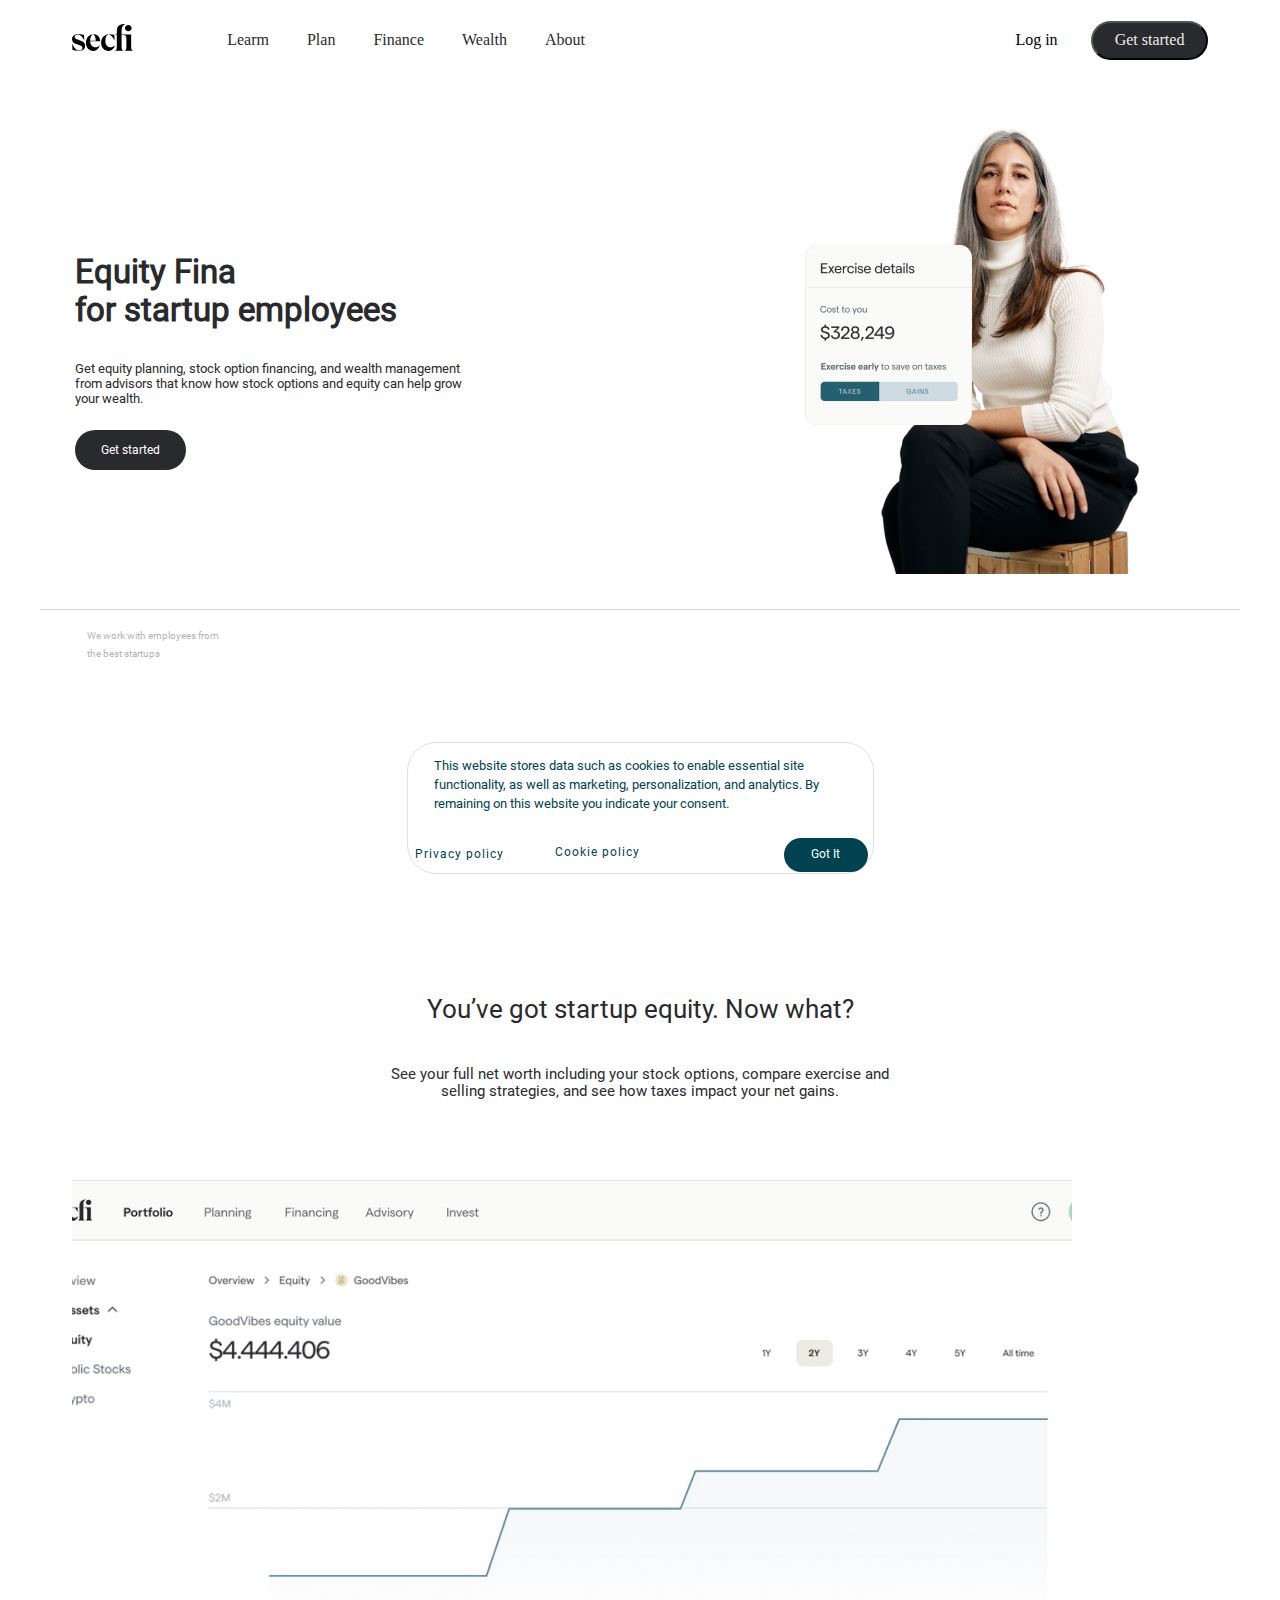
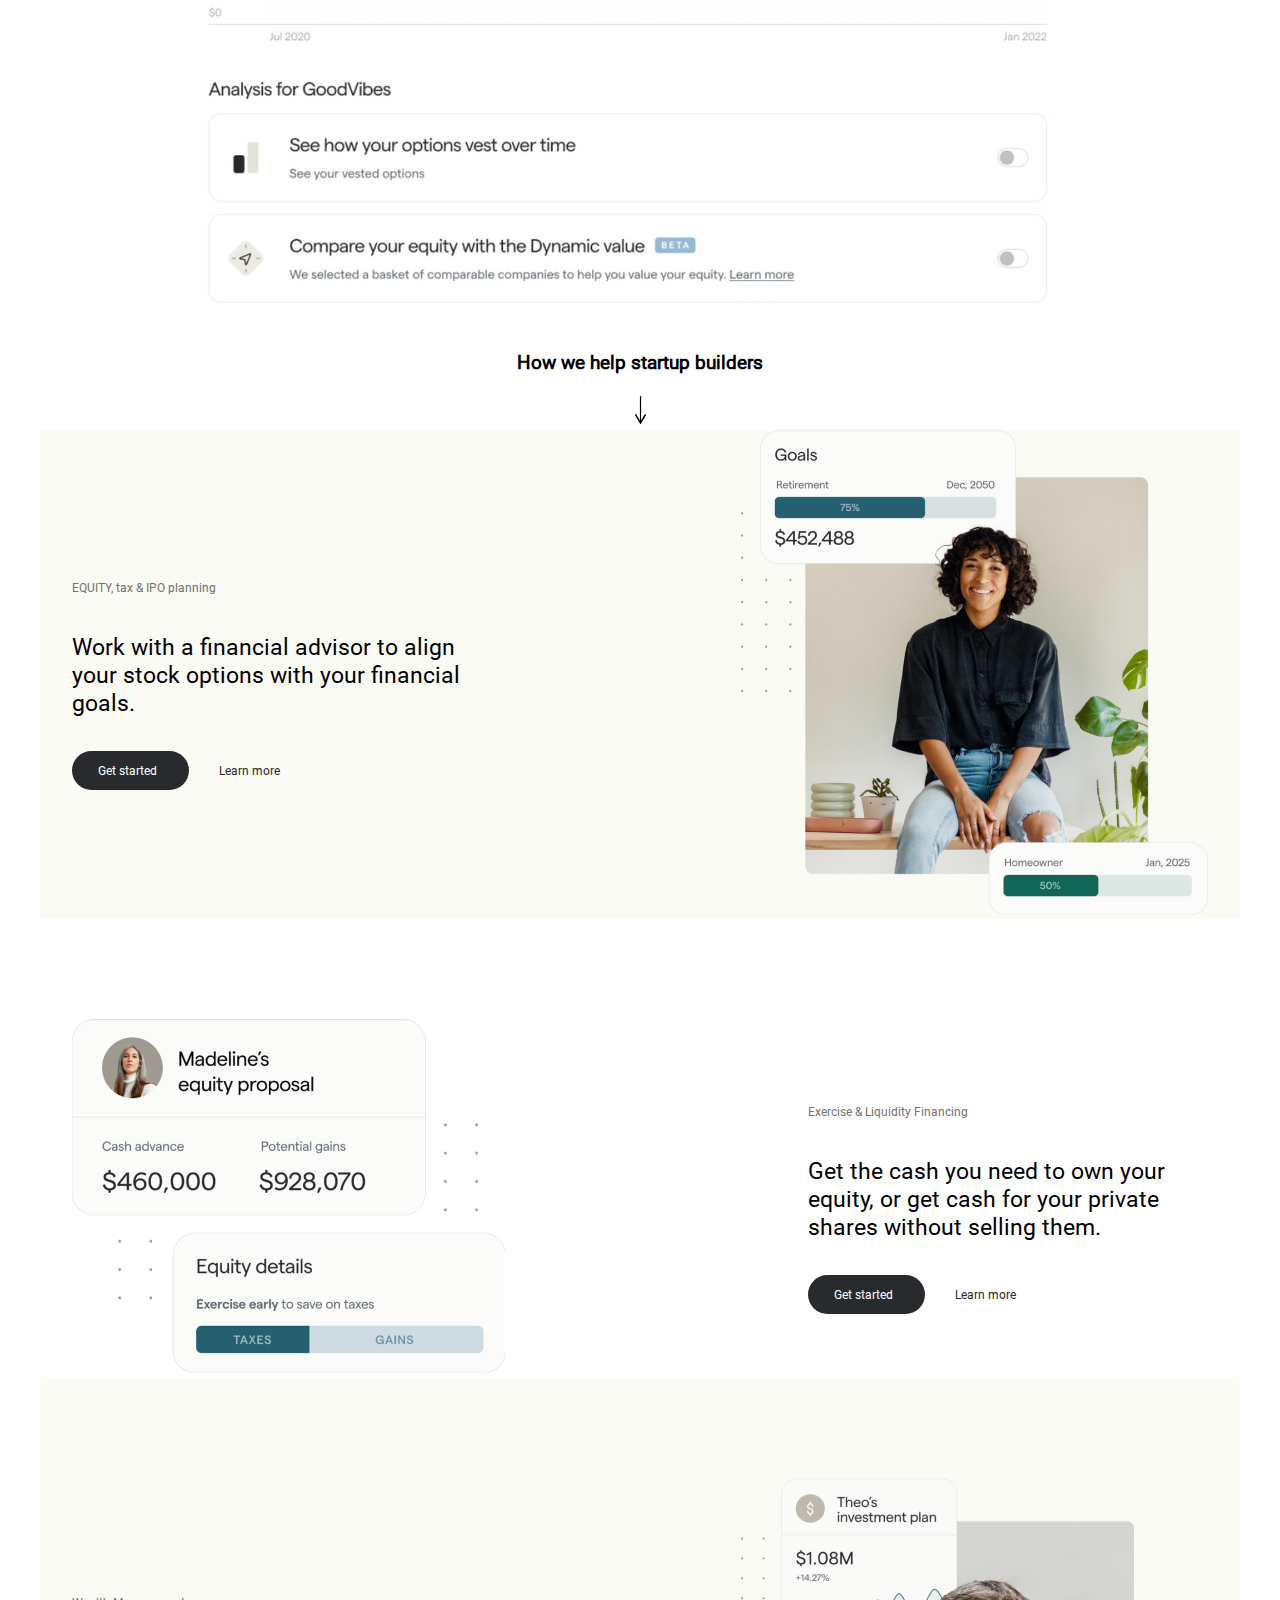
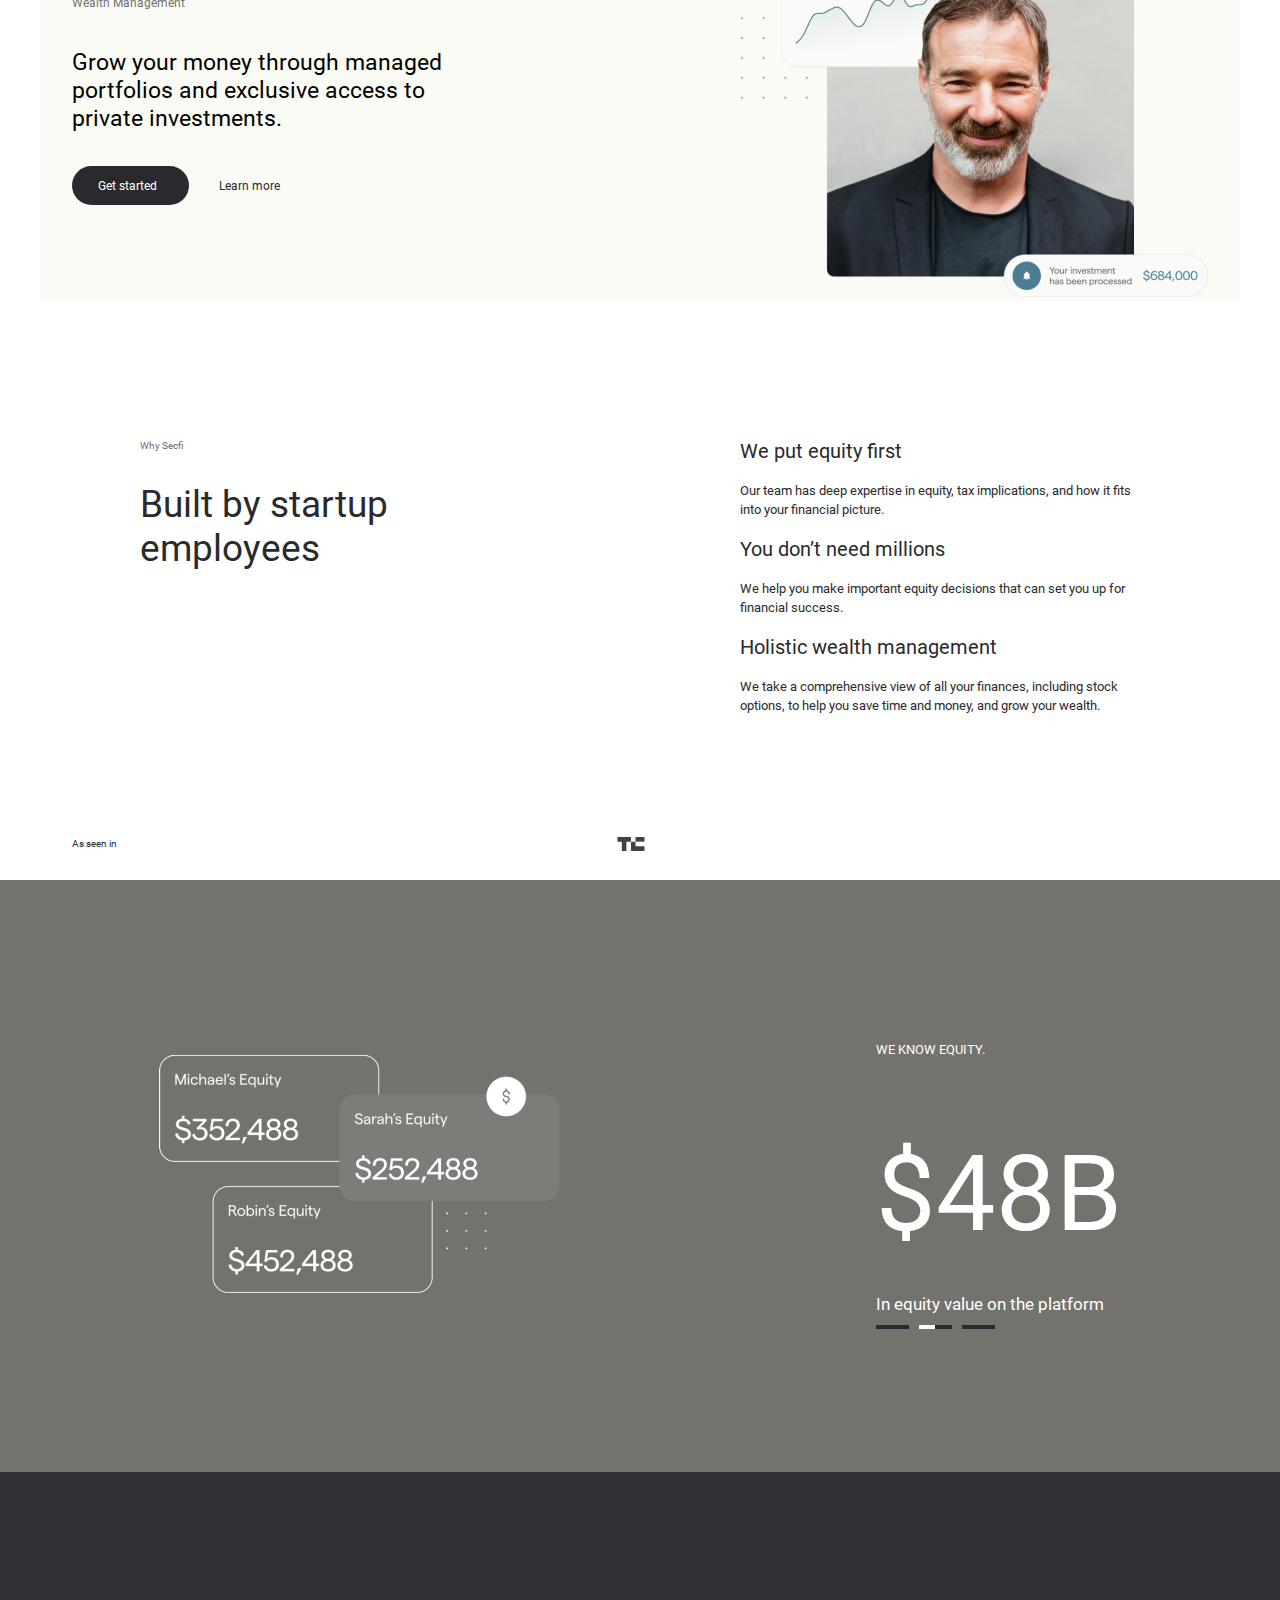
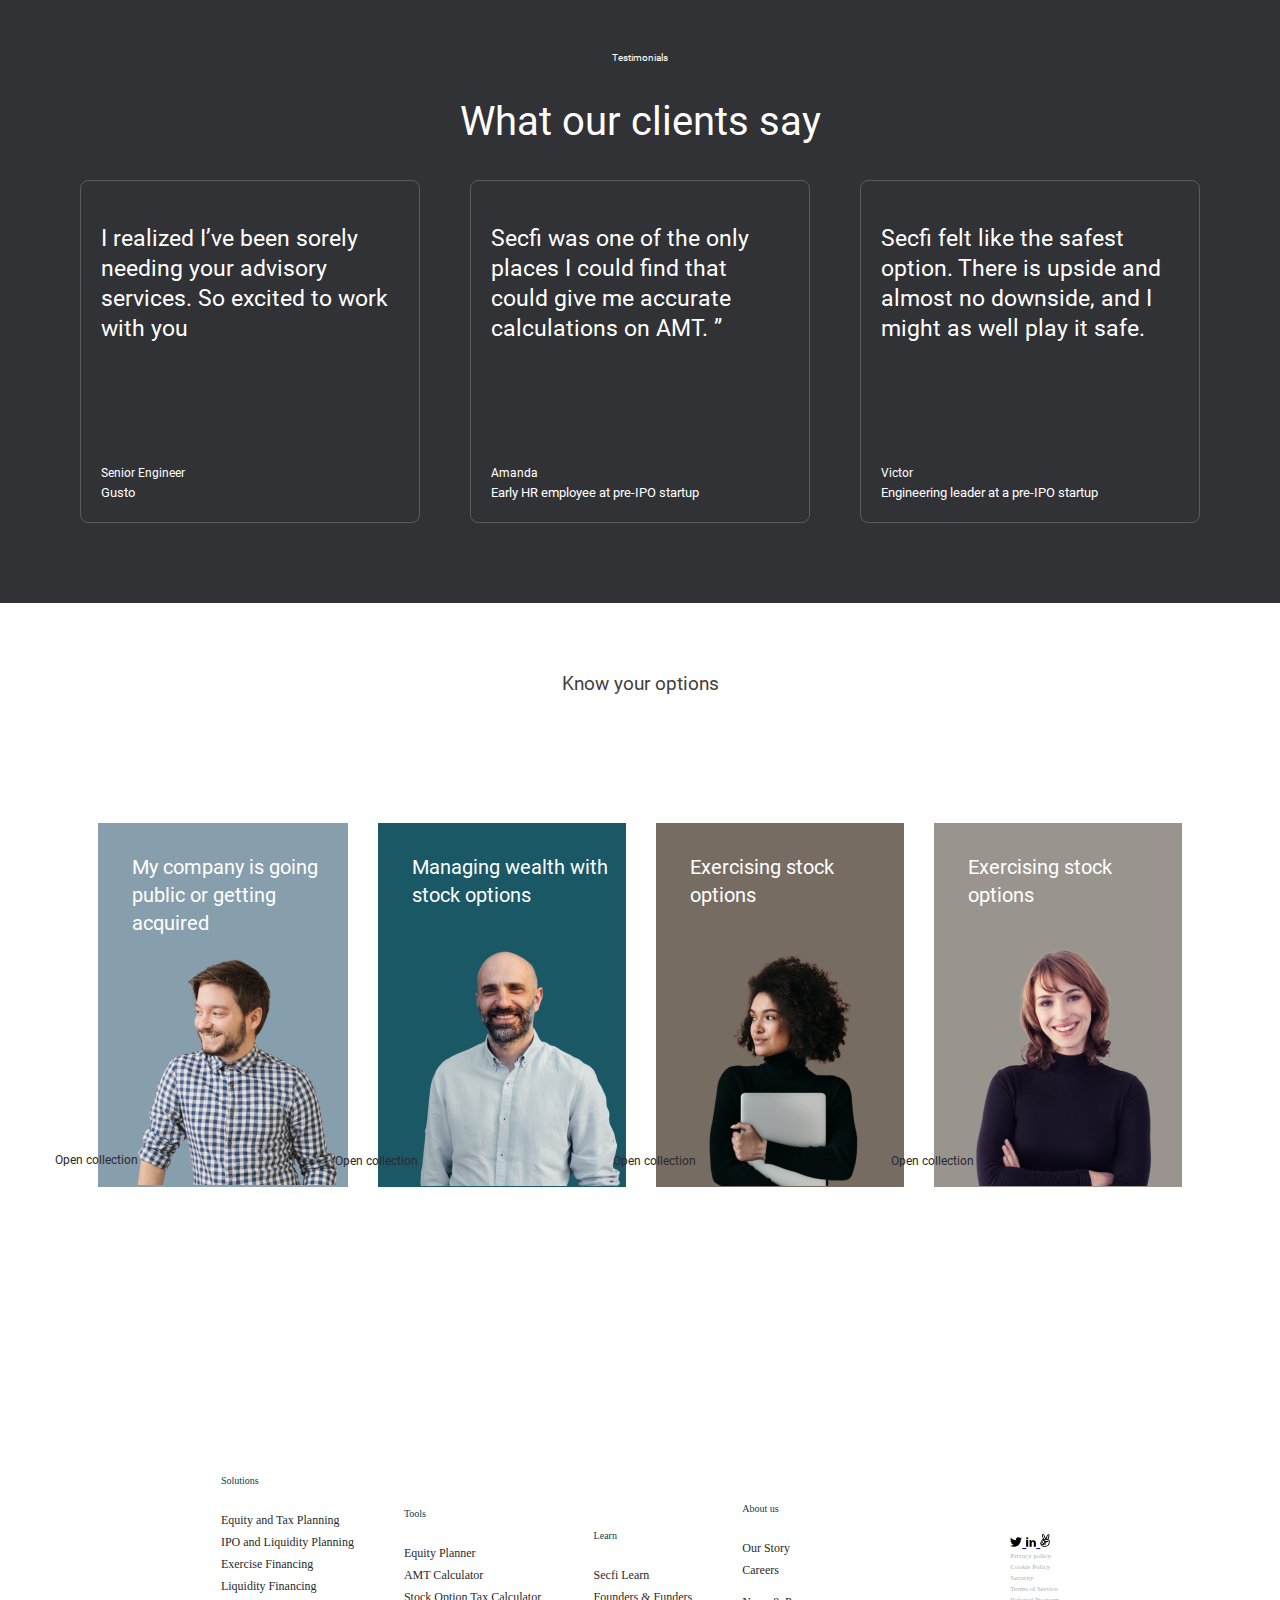
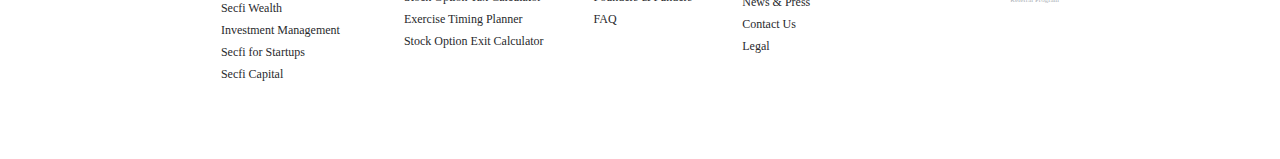
<file: index.html>
<!DOCTYPE html>
<html lang="en">

<head>
    <meta charset="UTF-8">
    <meta http-equiv="X-UA-Compatible" content="IE=edge">
    <meta name="viewport" content="width=device-width, initial-scale=1.0">
    <title>Document</title>
    <link rel="stylesheet" href="./css/style.css">
</head>

<body>
    <nav>
        <div class="nav container">
            

            <div class="nav_items">

                <div class="logo"><svg width="61" height="27" viewBox="0 0 61 27" fill="none"
                        xmlns="http://www.w3.org/2000/svg">
                        <g clip-path="url(#clip0_1_3)">
                            <path
                                d="M18.1861 16.7605C18.1861 14.7461 18.477 13.2079 19.0588 12.1459C19.6413 11.0839 20.2688 10.5537 20.9419 10.5562C21.7273 10.5562 22.383 11.1305 22.9099 12.2785C23.436 13.4272 23.7327 14.922 23.8008 16.7637L18.1861 16.7605ZM26.1552 12.0657C24.9211 10.7967 23.4185 10.1626 21.6484 10.1635C20.7138 10.1665 19.7887 10.3488 18.925 10.7002C18.0153 11.0659 17.1795 11.5888 16.4567 12.2441C15.7054 12.915 15.0938 13.8027 14.6234 14.9081C14.1383 16.086 13.8981 17.3477 13.917 18.6185C13.917 21.3046 14.6566 23.3738 16.1376 24.8261C17.6169 26.2792 19.3205 27.0049 21.2478 27.0041C22.032 27.0138 22.81 26.8669 23.5349 26.5721C24.2563 26.2793 24.9091 25.8441 25.453 25.2933C26.5988 24.1872 27.4527 22.8221 27.9403 21.3169L27.8738 21.2842C26.3921 22.6669 24.9003 23.3591 23.3961 23.3591C22.0739 23.3591 20.8904 22.8551 19.8474 21.8471C18.8045 20.8391 18.251 19.296 18.1853 17.2162H28.2046C28.0708 15.0505 27.3852 13.3331 26.1486 12.0657M7.49868 16.2025C6.84503 15.984 6.19452 15.7565 5.54735 15.5201C5.06722 15.3358 4.59605 15.1297 4.13537 14.9024C3.59767 14.643 3.22785 14.3673 3.0259 14.0744C2.82439 13.7821 2.7188 13.436 2.72339 13.0827C2.71817 12.7295 2.79731 12.38 2.95443 12.0625C3.11233 11.7442 3.34337 11.4652 3.63092 11.2475C4.24816 10.756 5.02294 10.4967 5.81661 10.5161C7.09645 10.5161 8.20592 10.9874 9.14585 11.9299C10.0849 12.8725 11.1055 14.3517 12.2058 16.3661H12.2731L11.9989 11.0356C9.53063 10.4073 7.62583 10.0931 6.28284 10.0931C4.55589 10.0931 3.0766 10.5218 1.84413 11.3776C0.611665 12.2335 -0.00249036 13.4975 -0.000828239 15.1691C-0.000828239 16.3825 0.359022 17.3782 1.07623 18.1587C1.79427 18.9393 3.11649 19.6544 5.04289 20.3032C5.76176 20.5421 6.25458 20.7098 6.52218 20.808C6.79062 20.9062 7.20199 21.0575 7.75631 21.2629C8.15938 21.402 8.54831 21.5755 8.91814 21.7825C9.18491 21.9543 9.44337 22.1384 9.69102 22.3347C9.9445 22.5172 10.1464 22.7569 10.2794 23.0335C10.3816 23.2814 10.4332 23.5465 10.4307 23.814C10.4307 24.7672 10.1223 25.4667 9.50653 25.911C8.85375 26.3647 8.06886 26.5973 7.27014 26.5737C6.51942 26.5729 5.78036 26.3909 5.11769 26.0435C4.48702 25.7311 3.90879 25.3252 3.4032 24.84C2.865 24.2811 2.39119 23.6654 1.9904 23.004C1.49758 22.2243 1.14355 21.6335 0.930793 21.2326C0.64033 20.6717 0.36597 20.1029 0.108041 19.5267H0.0747985L0.470384 26.0894C3.54199 26.6948 5.69361 26.9984 6.92774 26.9984C8.60815 26.9984 10.0592 26.5762 11.2808 25.7318C12.5025 24.8875 13.1125 23.5865 13.1125 21.8315C13.1125 20.358 12.6471 19.2035 11.7163 18.3698C10.7855 17.5353 9.38021 16.8136 7.49868 16.2025ZM54.2684 24.4195C54.2284 24.6747 54.1669 24.9262 54.0847 25.1714C53.8828 25.7564 53.39 26.244 52.6054 26.6359V26.7014H60.9452V26.6326C60.1606 26.2432 59.667 25.7572 59.4659 25.1755C59.3834 24.9287 59.3212 24.6759 59.2797 24.4195C59.1954 23.8624 59.1562 23.2996 59.1625 22.7365V10.4515H49.5928C49.5928 10.4515 49.5446 7.27037 49.661 5.38609C49.7981 3.15982 50.9408 1.30173 53.2387 0.0597287V-0.00572586C51.3547 -0.00572586 49.036 0.196365 47.4296 1.26C45.9852 2.21482 45.1358 3.79146 44.9613 5.45646C44.8167 6.83918 44.8076 9.05973 44.8076 10.4515H43.5061V10.9055H44.8076V22.7365C44.8076 23.7755 44.7012 24.588 44.4876 25.1738C44.2749 25.7596 43.787 26.2456 43.0249 26.6318V26.6973H51.3688V26.6318C50.5843 26.2424 50.0906 25.7564 49.8895 25.1738C49.6867 24.5913 49.5862 23.7813 49.5862 22.7422V10.9113C51.0572 10.9113 53.1681 10.6683 53.9534 12.1803C54.3648 12.9682 54.3806 13.9034 54.3806 14.7674V22.7422C54.3872 23.3051 54.3473 23.868 54.2617 24.4252M43.0648 21.2785C41.5855 22.6661 40.0954 23.3591 38.5937 23.3591C37.2707 23.3591 36.0872 22.8551 35.0451 21.8471C34.0013 20.8391 33.4469 19.296 33.3813 17.2162V16.7605C33.3813 14.7461 33.6722 13.2079 34.2547 12.1459C34.6852 11.3613 35.2769 10.7108 36.1404 10.5652C36.3332 10.5341 36.5294 10.5267 36.7247 10.5439C37.7718 10.6339 38.7649 11.2606 39.4672 11.97C40.4104 12.9134 41.4318 14.3943 42.5313 16.4127H42.5978L42.3235 10.7378C40.7487 10.8704 39.3517 10.4989 37.8408 10.3214C36.5402 10.1675 35.3285 10.2142 34.1093 10.7002C33.1999 11.066 32.3641 11.5886 31.6411 12.2433C30.8898 12.9158 30.2781 13.8035 29.8077 14.9081C29.3226 16.086 29.0824 17.3477 29.1013 18.6185C29.1013 21.3046 29.8418 23.3738 31.3219 24.8269C32.8012 26.2792 34.5049 27.0049 36.433 27.0033C37.2164 27.0139 37.9938 26.868 38.7184 26.5745C39.4396 26.2825 40.0924 25.8481 40.6365 25.2982C41.7824 24.1921 42.6363 22.827 43.1238 21.3218L43.0648 21.2785Z"
                                fill="black" />
                            <path
                                d="M56.2821 7.27446C58.1378 7.27446 59.642 5.85655 59.642 4.10727C59.642 2.358 58.1337 0.94091 56.2821 0.94091C54.4313 0.94091 52.9229 2.35882 52.9229 4.10727C52.9229 5.85491 54.4313 7.27446 56.2821 7.27446Z"
                                fill="black" />
                        </g>
                        <defs>
                            <clipPath id="clip0_1_3">
                                <rect width="61" height="27" fill="white" />
                            </clipPath>
                        </defs>
                    </svg>
                </div>
                <div class="brtuch"><svg viewBox="0 0 100 40" width="40" height="40">
                        <rect width="100" height="11" rx="4"></rect>
                        <rect y="20" width="100" height="11" rx="4"></rect>
                        <rect y="40" width="100" height="11" rx="4"></rect>
                    </svg></div>
                <ul class="nav_menu">
                    <li> <a href="#">Learm</a></li>
                    <li> <a href="#">Plan</a></li>
                    <li> <a href="#">Finance</a></li>
                    <li> <a href="#">Wealth</a></li>
                    <li> <a href="#">About</a></li>
                </ul>






            </div>

            <div class="nav_btns">
                <button class="login"> <span> Log in </span></button>
                <button class="get"> <span> Get started </span></button>
                <button class="login_logo"> <svg xmlns="http://www.w3.org/2000/svg"
                        xmlns:xlink="http://www.w3.org/1999/xlink" version="1.1" width="30" height="30"
                        viewBox="0 0 256 256" xml:space="preserve">

                        <defs>
                        </defs>
                        <g style="stroke: none; stroke-width: 0; stroke-dasharray: none; stroke-linecap: butt; stroke-linejoin: miter; stroke-miterlimit: 10; fill: none; fill-rule: nonzero; opacity: 1;"
                            transform="translate(1.4065934065934016 1.4065934065934016) scale(2.81 2.81)">
                            <path
                                d="M 79.635 73.696 C 86.104 65.901 90 55.898 90 45 C 90 20.187 69.813 0 45 0 C 20.187 0 0 20.187 0 45 c 0 10.898 3.896 20.901 10.365 28.696 c 0.105 0.161 0.227 0.315 0.383 0.445 c 0.002 0.002 0.005 0.003 0.007 0.005 C 19.015 83.837 31.298 90 45 90 c 13.702 0 25.985 -6.163 34.245 -15.854 c 0.003 -0.002 0.005 -0.003 0.008 -0.005 C 79.408 74.01 79.53 73.857 79.635 73.696 z M 45 4 c 22.607 0 41 18.393 41 41 c 0 9.169 -3.026 17.645 -8.132 24.482 c -6.081 -6.505 -13.876 -10.99 -22.402 -13.023 c 6.497 -3.669 10.901 -10.629 10.901 -18.609 c 0 -11.782 -9.585 -21.367 -21.367 -21.367 c -11.782 0 -21.367 9.585 -21.367 21.367 c 0 7.979 4.404 14.939 10.901 18.608 c -8.526 2.033 -16.321 6.518 -22.402 13.023 C 7.026 62.645 4 54.169 4 45 C 4 22.393 22.393 4 45 4 z M 45 55.217 c -9.576 0 -17.367 -7.791 -17.367 -17.367 S 35.424 20.482 45 20.482 s 17.367 7.791 17.367 17.367 S 54.576 55.217 45 55.217 z M 45 86 c -11.986 0 -22.787 -5.171 -30.29 -13.399 C 22.48 64.079 33.418 59.217 45 59.217 c 11.581 0 22.52 4.863 30.29 13.384 C 67.787 80.829 56.986 86 45 86 z"
                                style="stroke: none; stroke-width: 1; stroke-dasharray: none; stroke-linecap: butt; stroke-linejoin: miter; stroke-miterlimit: 10; fill: rgb(0,0,0); fill-rule: nonzero; opacity: 1;"
                                transform=" matrix(1 0 0 1 0 0) " stroke-linecap="round" />
                        </g>
                    </svg></button>

            </div>


        </div>







    </nav>

    <header>
        <div class=" header container">

            <div class="header_left">
                <h1>Equity Fina<br>for startup employees</h1>
                <p>Get equity planning, stock option financing, and wealth management from advisors that know how stock
                    options and equity can help grow your wealth.</p>



                <div class="header_left_btn"> <a href="#">Get started</a>
                </div>


            </div>



            <div class="header_right">
                <div class="small"> <img src="./img/header_rigth_juinor_pictor.png" alt="text"> </div>
                <img class="big" src="./img/header_rigth_big_photo.png" alt=women">
            </div>









        </div>

        <div class="line"></div>





        </div>



    </header>

    <main>
        <div class="main  container">

            <div class="all_main">
                <span>We work with employees from <br> the best startups</span>

                <!-- <div class="meesing_logo">
                    <div class="meesing_logo_frist">
        
                        <svg class="frist" width="28" height="32" viewBox="0 0 28 32" fill="none"
                            xmlns="http://www.w3.org/2000/svg">
                            <path
                                d="M28 32C28 32 23.286 30.145 19.473 28.66H3.437C1.54 28.66 0 27.026 0 25.013V3.644C0 1.633 1.54 0 3.437 0H24.562C26.46 0 27.999 1.632 27.999 3.645V22.049L28 32ZM23.861 20.018C23.7861 19.9219 23.6921 19.8423 23.5848 19.7844C23.4776 19.7266 23.3595 19.6916 23.2381 19.6817C23.1166 19.6718 22.9944 19.6873 22.8792 19.7271C22.7641 19.7669 22.6584 19.8302 22.569 19.913C22.539 19.939 19.554 22.594 13.999 22.594C8.513 22.594 5.482 19.958 5.428 19.91C5.33847 19.8277 5.23285 19.7648 5.1178 19.7253C5.00275 19.6859 4.88076 19.6707 4.75954 19.6807C4.63833 19.6908 4.52051 19.7258 4.41353 19.7837C4.30655 19.8416 4.21274 19.921 4.138 20.017C3.97793 20.2167 3.89965 20.4698 3.919 20.725C3.9359 20.9789 4.04975 21.2167 4.237 21.389C4.379 21.517 7.774 24.539 13.999 24.539C20.225 24.539 23.62 21.517 23.762 21.389C23.9489 21.2165 24.0624 20.9788 24.079 20.725C24.0984 20.4702 24.0205 20.2176 23.861 20.018Z"
                                fill="white" />
                        </svg>
                        <div class="meesing_logo_two">
        
        
                            <svg class="two" width="26" height="22" viewBox="0 0 26 22" fill="none"
                                xmlns="http://www.w3.org/2000/svg">
                                <path
                                    d="M0.188477 4.55643L3.06148 0.843628L13 13.6872L22.9385 0.843628L25.8115 4.55643L13 21.1128L0.188477 4.55643Z"
                                    fill="white" />
                            </svg>
        
                        </div>
        
                    </div>
        
        
        
        
                </d
                </div>
        
        
                
        
        
        
        
        
        
                
                      
        
                </div> -->
                <div class="main_border">

                    <p>This website stores data such as cookies to enable essential site functionality, as well as
                        marketing, personalization, and analytics. By remaining on this website you indicate your
                        consent.

                    </p>
                    <div class="span_a">
                        <div>
                            <span>Privacy policy </span>
                            <span> Cookie policy<span>
                        </div>

                        <a href="#" class="Got_it">Got It</a>
                    </div>
                </div>
            </div>


            <div class="main_text_tree">
                <h3>You’ve got startup equity. Now what?</h3>
                <p>See your full net worth including your stock options, compare exercise and <br> selling strategies,
                    and see how taxes impact your net gains.</p>
                <img src="./img/aside_imge.png" alt="">
            </div>

        </div>


        <div class="main_two_top container">
        <h3>How we help startup builders</h3>
        <svg width="19" height="32" viewBox="0 0 19 32" fill="none" xmlns="http://www.w3.org/2000/svg">
            <path fill-rule="evenodd" clip-rule="evenodd" d="M9.50002 2C9.65749 2 9.80851 2.10536 9.91986 2.29289C10.0312 2.48043 10.0938 2.73478 10.0938 3V26.586L13.8296 20.292C13.9411 20.1042 14.0923 19.9987 14.25 19.9987C14.4077 19.9987 14.5589 20.1042 14.6704 20.292C14.7819 20.4798 14.8445 20.7344 14.8445 21C14.8445 21.2656 14.7819 21.5202 14.6704 21.708L9.92039 29.708C9.86524 29.8011 9.79972 29.875 9.72758 29.9254C9.65545 29.9758 9.57812 30.0018 9.50002 30.0018C9.42192 30.0018 9.34459 29.9758 9.27245 29.9254C9.20032 29.875 9.1348 29.8011 9.07964 29.708L4.32964 21.708C4.21815 21.5202 4.15552 21.2656 4.15552 21C4.15552 20.7344 4.21815 20.4798 4.32964 20.292C4.44113 20.1042 4.59235 19.9987 4.75002 19.9987C4.90769 19.9987 5.0589 20.1042 5.17039 20.292L8.90627 26.586V3C8.90627 2.73478 8.96882 2.48043 9.08017 2.29289C9.19152 2.10536 9.34255 2 9.50002 2Z" fill="black"/>
            </svg>
            </div>
         <div class="main_two container">
             
                
            
           
                

             <div class="main_two_left">
                <h5> EQUITY, tax & IPO planning</h5>
                   
                <p>Work with a financial advisor to align your stock options with your financial goals.</p>
                <div class="main-two_link">
                  <a href="#" class="get_started">Get started</a>
                  <a href="#" class="learn_more">Learn more</a>
                </div> 
            
            </div>

                <div class="main_two_right">

                  <img src="./img/main_two.png" alt="">

                </div>



                





        </div>

        <div class="main_tree container">

       <div class="main_three_right">

        <img src="./img/main_three.png" alt="">



       </div>

       <div class="main_three_left">
             
        <h5>Exercise & Liquidity Financing</h5>
        <p>Get the cash you need to own your equity, or get cash for your private shares without selling them.</p>
        <div class="main-three_link">
            <a href="#" class="get_started">Get started</a>
            <a href="#" class="learn_more">Learn more</a>
          </div> 

       </div>
          
       








        </div>


        <div class="main_four container">

            <div class="main_four_right">
                  
                <h5>Wealth Management</h5>
                <p>Grow your money through managed portfolios and exclusive access to private investments.</p>
               
                <div class="main-four_link">
                    <a href="#" class="get_started">Get started</a>
                    <a href="#" class="learn_more">Learn more</a>
                  </div> 



            </div>
            <div class="main_four_left">
                <img src="./img/main_four.png" alt="">




            </div>







        </div>

        <div class="main_five container">
                <div class="main_five_left">
                    <h5>Why Secfi</h5>
                    <h2>Built by startup employees</h2>

                </div>

                <div class="main_give_rigth">
                    <div class="item_five">
                        <h3>We put equity first</h3>
                        <p>Our team has deep expertise in equity, tax implications, and how it fits into your financial picture.</p>
            
                    </div>

                    <div class="item_five">
                        <h3>You don’t need millions</h3>
                        <p>We help you make important equity decisions that can set you up for financial success.</p>
            
                    </div>

                    <div class="item_five">
                        <h3>Holistic wealth management</h3>
                        <p>We take a comprehensive view of all your finances, including stock options, to help you save time and money, and grow your wealth.</p>
            
                    </div>





                   




                </div>

             






        </div>




        <div class="mian_span container">

            <p>As seen in</p>
            <svg width="28" height="14" viewBox="0 0 28 14" fill="none" xmlns="http://www.w3.org/2000/svg">
                <g clip-path="url(#clip0_1_139)">
                <mask id="mask0_1_139" style="mask-type:luminance" maskUnits="userSpaceOnUse" x="0" y="0" width="28" height="14">
                <path d="M27.6976 0H0.246643V14H27.6976V0Z" fill="white"/>
                </mask>
                <g mask="url(#mask0_1_139)">
                <path d="M13.9721 0V4.66667H9.39698V14H4.82181V4.66667H0.246643V0H13.9721Z" fill="#46413C"/>
                <path d="M27.6969 0H18.5466V4.66667H27.6969V0Z" fill="#46413C"/>
                <path d="M27.6976 9.33315V13.9999H13.9721V4.6665H18.5473V9.33315H27.6976Z" fill="#46413C"/>
                </g>
                </g>
                <defs>
                <clipPath id="clip0_1_139">
                <rect width="28" height="14" fill="white"/>
                </clipPath>
                </defs>
                </svg>
        </div>
       
       
            <div class="end_main_frist  ">

                <div class="end_main_frist_left">
                    <img src="./img/end_main.png" alt="">
    
                </div>



                <div class="end_main_frist_right">

                    <h4>WE KNOW EQUITY.</h4>
                    <h3>$48B</h3>
                    <p>In equity value on the platform</p>

                    <div class="list">
                        <div class="list_all"></div>

                        <div class="half_all">
                            <div class="half"></div>
                        </div>
                       


                        <div class="list_all"></div>
                                
                            
                    </div>




                </div>
                



            

            </div>
       
            <div class="end_main_seventh">
                <h4>Testimonials</h4>
                <h2>What our clients say</h2>
                <div class="end_main_seventh_items">
              
                     <div class="end_main_seventh_item">
                        <p>I realized I’ve been sorely needing your advisory services. So excited to work with you</p>
                            <div>
                                <h6>Senior Engineer</h6>
                                <p>Gusto</p>
                        

                            </div> 
                     </div>

                    <div class="end_main_seventh_item">
                        <p>Secfi was one of the only places I could find that could give me accurate calculations on AMT.
                            ”</p>
                            <div>
                                <h6>Amanda</h6>
                                <p>Early HR employee at pre-IPO startup</p>
                        

                            </div>


                    </div>

                    <div class="end_main_seventh_item">
                        <p>Secfi felt like the safest option. There is upside and almost no downside, and I might as well play it safe.</p>
                     
                            <div>
                                <h6>Victor</h6>
                                <p>Engineering leader at a pre-IPO startup</p>
                        

                            </div>


                    </div>

                   



                </div>

                







            </div>

        
       
            
            <div class="end_main container">
                <h5>Know your options</h5>
                <div class="end_main_items">

                    <div class="end-main_item">
                        <p>My company is going public or getting acquired</p>

                       <img src="./img/end_main_once.png" alt="">
                        <a href="#">Open collection</a>



                    </div>

                    
                    
                    
                    <div class="end-main_item_two">
                        <p>Managing wealth with stock options</p>
    
                       <img src="./img/end_main_two.png" alt="">
                        <a href="#">Open collection</a>
                    </div>


                      
                    <div class="end-main_item_three">
                        <p>Exercising stock options</p>
    
                       <img src="./img/end_main_three.png" alt="">
                        <a href="#">Open collection</a>
                    </div>

                       
                    <div class="end-main_item_four">
                        <p>Exercising stock options</p>
    
                       <img src="./img/end_main_four.png" alt="">
                        <a href="#">Open collection</a>
                    </div>
                </div>





            </div>




        




    </main>

    
    <footer>
        <div class="footer container">
 
               
            <div class="footer_items">
                <div class="footer_item">
                    <h5>Solutions</h5>
                    <a href="#">Equity and Tax Planning</a>
                    <a href="#">IPO and Liquidity Planning</a>
                    <a href="#">Exercise Financing</a>
                    <a href="#">Liquidity Financing</a>
                    <a href="#">Secfi Wealth</a>
                    <a href="#">Investment Management</a>
                    <a href="#">Secfi for Startups</a>
                    <a href="#">Secfi Capital</a>
                </div>

                <div class="footer_item">
                    <h5>Tools</h5>
                    <a href="#">Equity Planner</a>
                    <a href="#">AMT Calculator</a>
                    <a href="#">Stock Option Tax Calculator</a>
                    <a href="#">Exercise Timing Planner</a>
                    <a href="#">Stock Option Exit Calculator</a>
                   
                </div>

                <div class="footer_item">
                    <h5>Learn</h5>
                    <a href="#">Secfi Learn</a>
                    <a href="#">Founders & Funders</a>
                    <a href="#">FAQ</a>
                   
                </div>
                <div class="footer_item">
                    <h5>About us</h5>
                    <a href="#">Our Story</a>
                    <a href="#">Careers</a>
                    <a href="#"></a>
                    <a href="#">News & Press</a>
                    <a href="#">Contact Us</a>
                    <a href="#">Legal</a>
                   
                </div>



            </div>

            <div class="footer_big_item">
                <div>
                    <a href="#"><svg width="12" height="10" viewBox="0 0 12 10" fill="none" xmlns="http://www.w3.org/2000/svg">
                    <path d="M12 1.39173C11.5504 1.58448 11.0737 1.71087 10.5857 1.76673C11.1 1.4684 11.4857 0.998397 11.67 0.44423C11.1854 0.721174 10.6563 0.916693 10.1049 1.02256C9.7333 0.639855 9.24251 0.386686 8.70823 0.302134C8.17396 0.217582 7.62592 0.306348 7.1487 0.554732C6.67148 0.803115 6.29161 1.1973 6.06774 1.67645C5.84387 2.1556 5.78844 2.69307 5.91 3.2059C4.93133 3.15769 3.97398 2.91026 3.09988 2.47961C2.22579 2.04896 1.45443 1.44469 0.835714 0.705897C0.521262 1.23249 0.424762 1.85571 0.565813 2.44897C0.706864 3.04223 1.07489 3.56105 1.59514 3.90006C1.2108 3.88811 0.835063 3.78636 0.499714 3.6034C0.492138 4.15837 0.682919 4.6987 1.03949 5.13215C1.39606 5.5656 1.89631 5.86529 2.45486 5.98006C2.09293 6.07626 1.71301 6.08967 1.34486 6.01923C1.50153 6.49532 1.8077 6.91172 2.22035 7.20991C2.63299 7.50811 3.13136 7.67311 3.64543 7.68173C2.61038 8.46187 1.2997 8.81182 0 8.65506C1.12589 9.35853 2.43652 9.73148 3.77486 9.72923C4.72327 9.73556 5.66301 9.55342 6.53642 9.19398C7.40983 8.83454 8.19848 8.30538 8.85399 7.63898C9.5095 6.97257 10.018 6.18297 10.3484 5.31863C10.6788 4.45429 10.824 3.53343 10.7751 2.61256C11.2536 2.27823 11.6681 1.86505 12 1.39173Z" fill="black"/>
                    </svg>
                </a>
                    


                    <a href="#">
                        <svg width="10" height="10" viewBox="0 0 10 10" fill="none" xmlns="http://www.w3.org/2000/svg">
                        <path d="M2.22329 9.86083H0.139959V2.91666H2.22329V9.86083ZM9.86246 9.86083H7.77913V6.15166C7.77913 5.18499 7.43413 4.70333 6.75163 4.70333C6.21079 4.70333 5.86829 4.97333 5.69579 5.51249V9.86083H3.61246C3.61246 9.86083 3.63996 3.61083 3.61246 2.91666H5.25663L5.38329 4.30583H5.42663C5.85413 3.61083 6.53663 3.13999 7.47246 3.13999C8.18413 3.13999 8.75996 3.33833 9.19996 3.83583C9.64163 4.33333 9.86246 5.00166 9.86246 5.93999V9.86083ZM1.18079 2.22249C1.77496 2.22249 2.25663 1.75583 2.25663 1.18083C2.25663 0.605827 1.77496 0.13916 1.18079 0.13916C0.585793 0.13916 0.104126 0.605827 0.104126 1.18083C0.104126 1.75583 0.585793 2.22249 1.18079 2.22249Z" fill="black"/>
                        </svg>
                        </a>

                    <a href="#">
                        <svg width="10" height="13" viewBox="0 0 10 13" fill="none" xmlns="http://www.w3.org/2000/svg">
                            <path d="M8.29737 5.46914C8.61076 4.64141 9.51344 2.24707 9.51344 1.48027C9.51344 0.804883 9.0929 0.238672 8.3429 0.238672C7.14826 0.238672 6.07683 3.58262 5.74201 4.37988C5.48219 3.65625 4.26612 0 3.19469 0C2.36165 0 1.97058 0.581445 1.97058 1.3127C1.97058 2.20898 2.88665 4.53223 3.21879 5.42598C3.05004 5.36758 2.8679 5.3168 2.68308 5.3168C2.05629 5.3168 1.38933 6.05566 1.38933 6.65234C1.38933 6.87832 1.52058 7.1957 1.60362 7.40645C0.615223 7.66035 0.234866 8.28496 0.234866 9.22695C0.232188 11.0602 2.06433 13 4.64112 13C7.80183 13 9.7679 10.7504 9.7679 7.84824C9.7679 6.75391 9.58308 5.76621 8.29737 5.46914ZM7.34915 2.74219C7.4563 2.42988 7.91433 1.10957 8.3429 1.10957C8.57326 1.10957 8.63487 1.33555 8.63487 1.51582C8.63487 2.00078 7.60094 4.67949 7.37326 5.27363L6.46255 5.12129L7.34915 2.74219ZM2.81165 1.22637C2.81165 0.924219 3.20005 0.0660156 4.05183 2.42227L4.97862 4.96895C4.56076 4.93594 4.23665 4.89277 4.0304 5.00449C3.73844 4.27324 2.81165 1.96523 2.81165 1.22637ZM2.75004 6.19531C3.53487 6.19531 4.54737 8.59727 4.54737 8.92227C4.54737 9.05176 4.41612 9.21172 4.26344 9.21172C3.70362 9.21172 2.20362 7.25918 2.20362 6.73105C2.20629 6.53555 2.54379 6.19531 2.75004 6.19531ZM7.68665 10.9256C6.90719 11.7381 5.91076 12.1596 4.74826 12.1596C3.15719 12.1596 1.90094 11.3318 1.29558 9.91758C0.837545 8.81563 1.39737 8.1834 1.84737 8.1834C2.15272 8.1834 3.30183 9.71445 3.30183 10.0395C3.30183 10.1639 3.09558 10.2502 2.98844 10.2502C2.55719 10.2502 2.38844 9.85664 1.61969 8.94512C0.824152 9.69922 2.16879 11.1516 3.18129 11.1516C3.8804 11.1516 4.33576 10.5371 4.19915 10.0852C4.29826 10.0852 4.42147 10.0928 4.51255 10.0699C4.54201 10.758 4.7563 11.5781 5.62951 11.6365C5.62951 11.6137 5.68308 11.4562 5.68308 11.4486C5.68308 11.0068 5.39915 10.6209 5.39915 10.1715C5.39915 9.45293 5.9804 8.75723 6.56969 8.35098C6.78397 8.19863 7.0438 8.10469 7.29558 8.01836C7.5554 7.92441 7.8313 7.81523 8.02951 7.62734C8.00005 7.34297 7.87683 7.0916 7.57683 7.0916C6.83487 7.0916 4.34647 7.19316 4.34647 6.08359C4.34647 5.91348 4.34915 5.75098 4.81255 5.75098C5.67772 5.75098 7.87415 5.9541 8.51701 6.48984C9.00183 6.89863 9.1679 9.36406 7.68665 10.9256ZM5.04558 7.72637C5.3054 7.80508 5.57326 7.82793 5.84112 7.87871C5.6429 8.01582 5.46612 8.1834 5.29737 8.36367C5.22237 8.14785 5.13129 7.93711 5.04558 7.72637Z" fill="black"/>
                            </svg>
                            </a>
                        </div>
                            
                
                        <div class="footer_big_item_link">
                            <a href="#">Privacy policy</a>
                            <a href="#">Cookie Policy</a>
                            <a href="#">Security</a>
                            <a href="#">Terms of Service</a>
                            <a href="#">Referral Program</a>
                        </div>
                    </div>




          


            


        </div>
   




        </div>






    </footer>


</body>

</html>
</file>
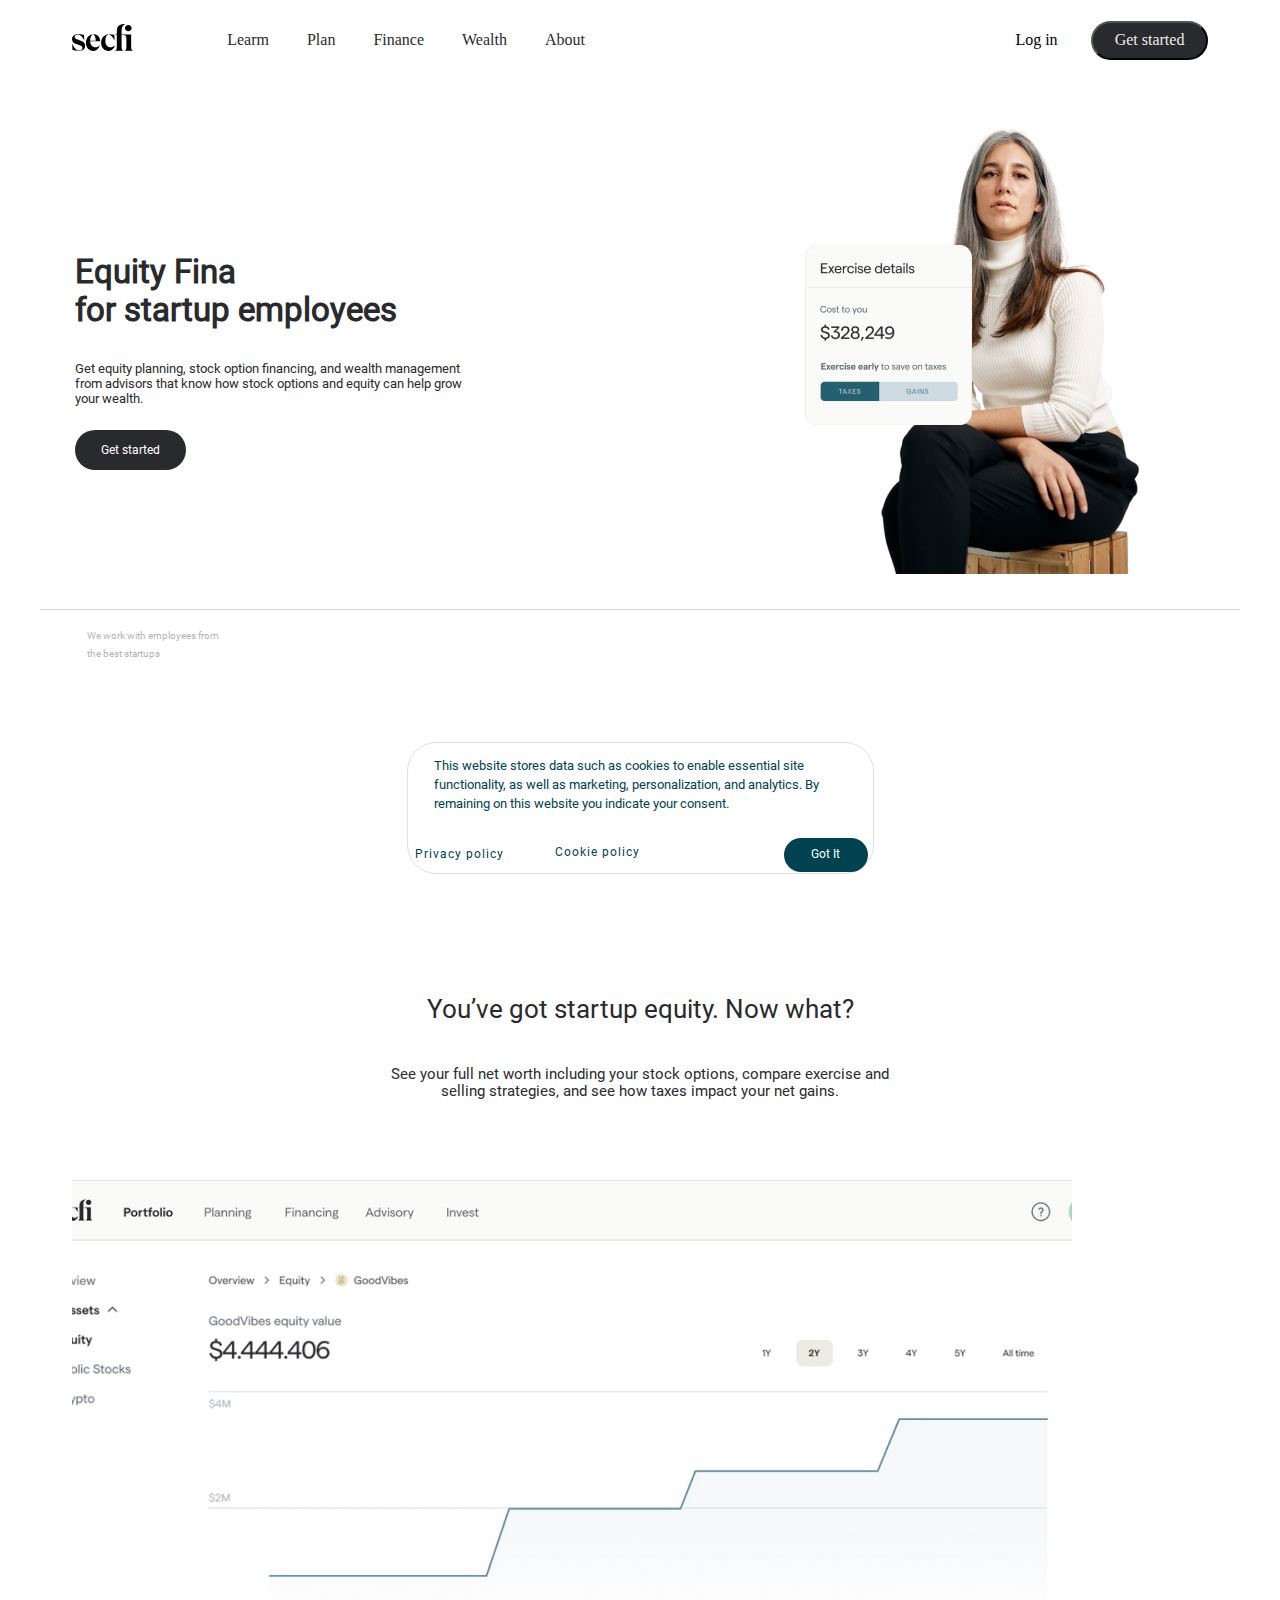
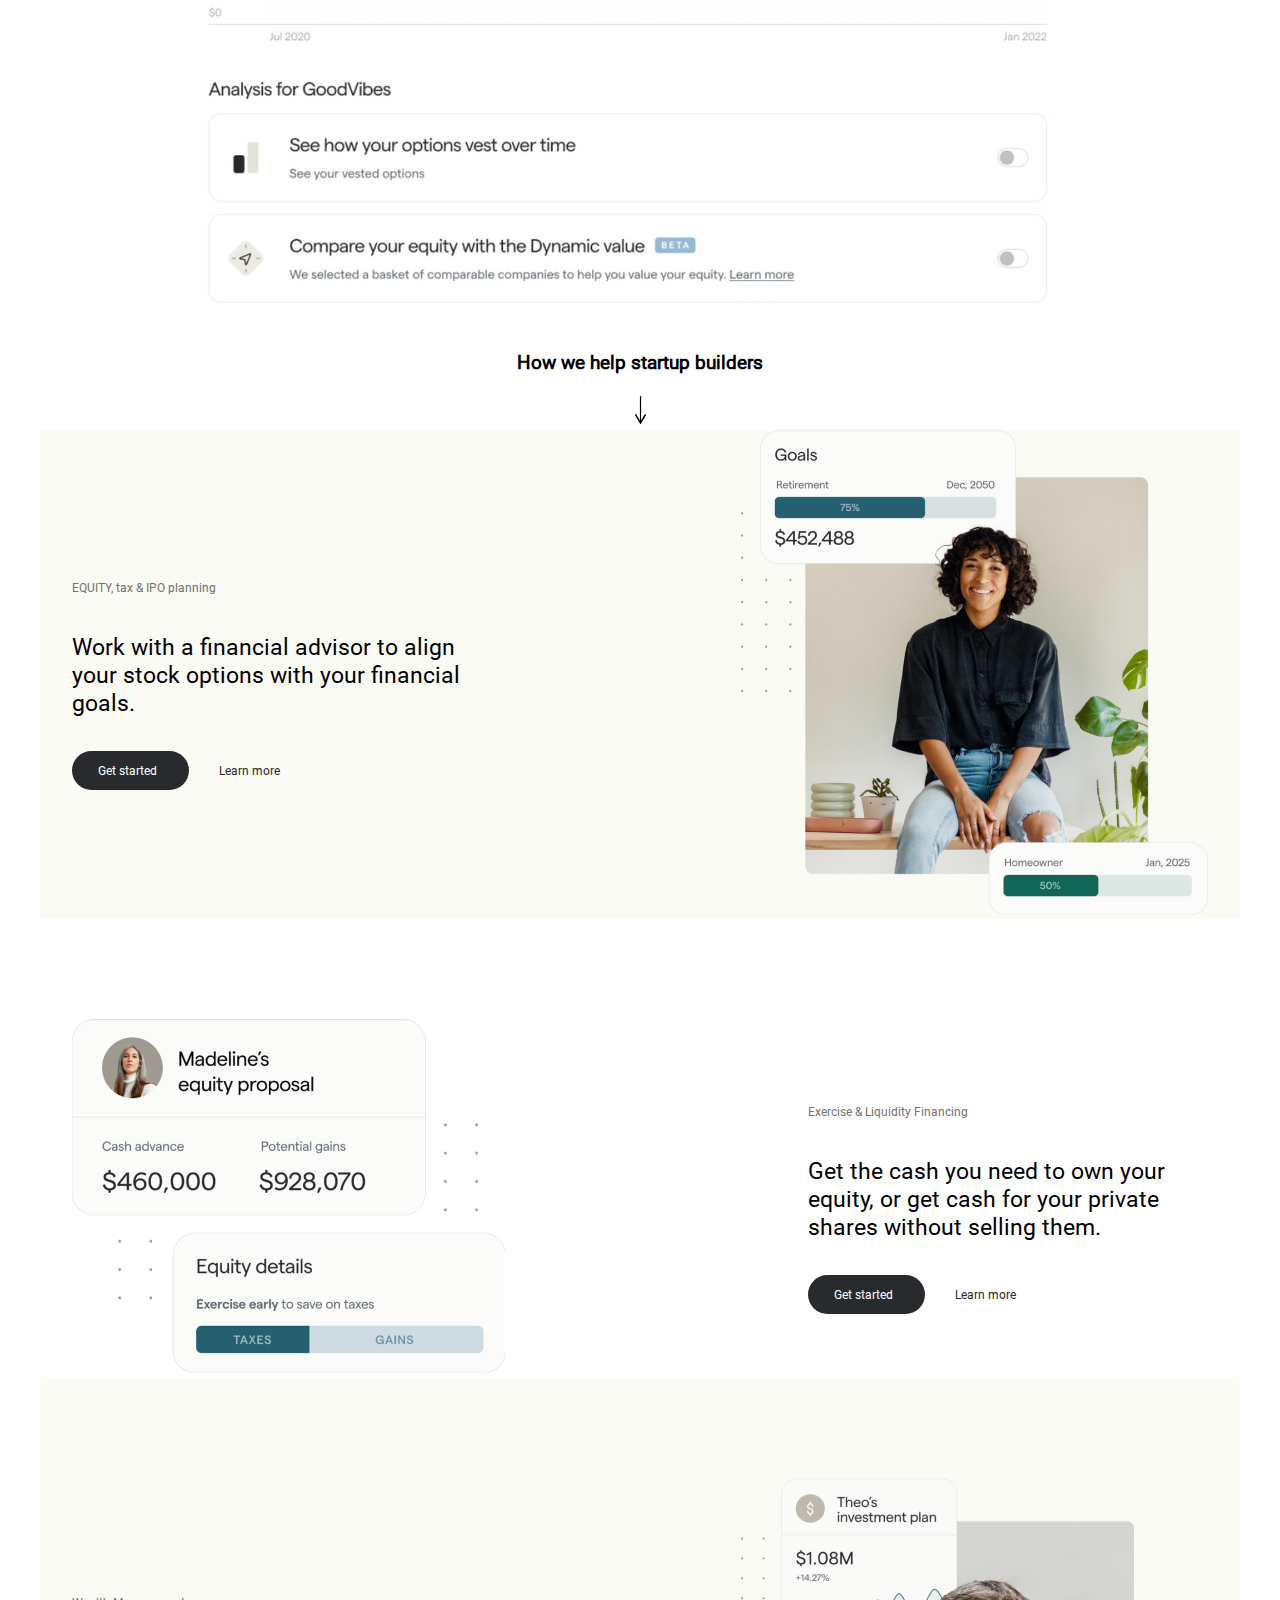
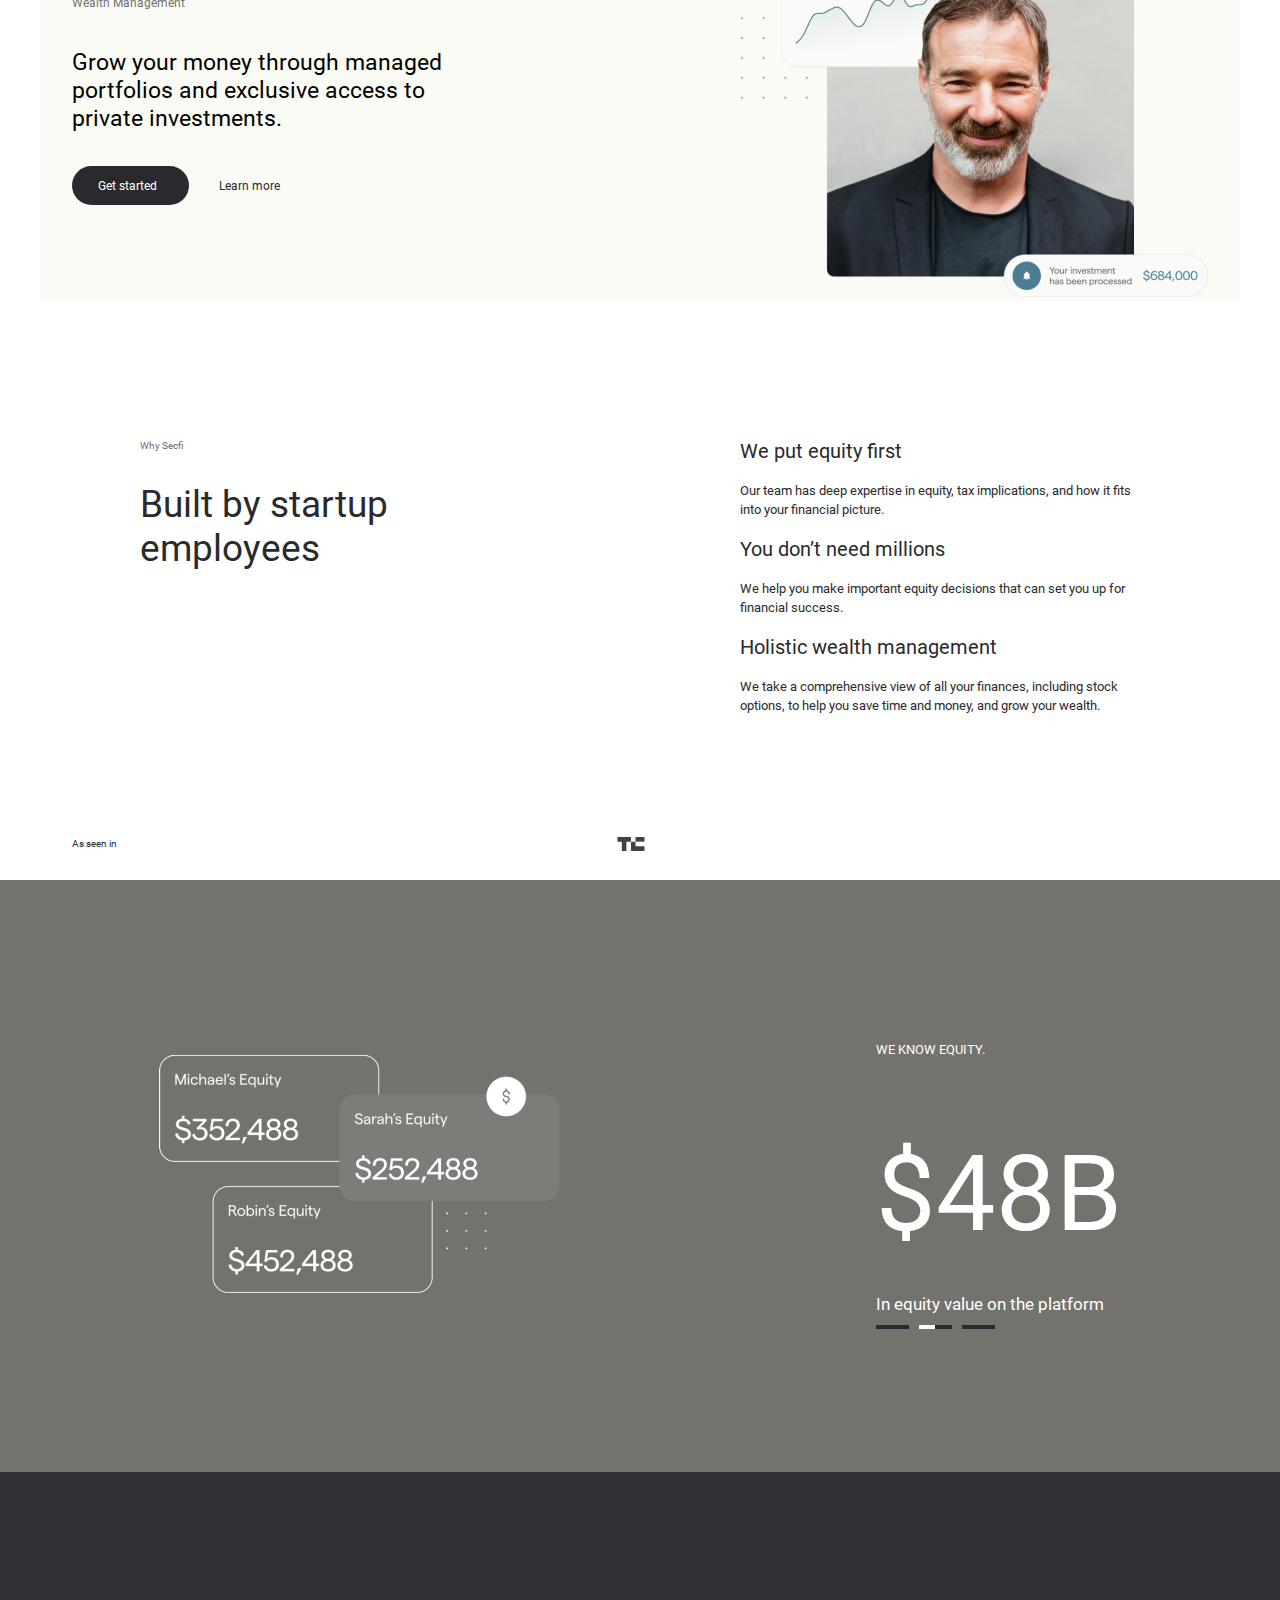
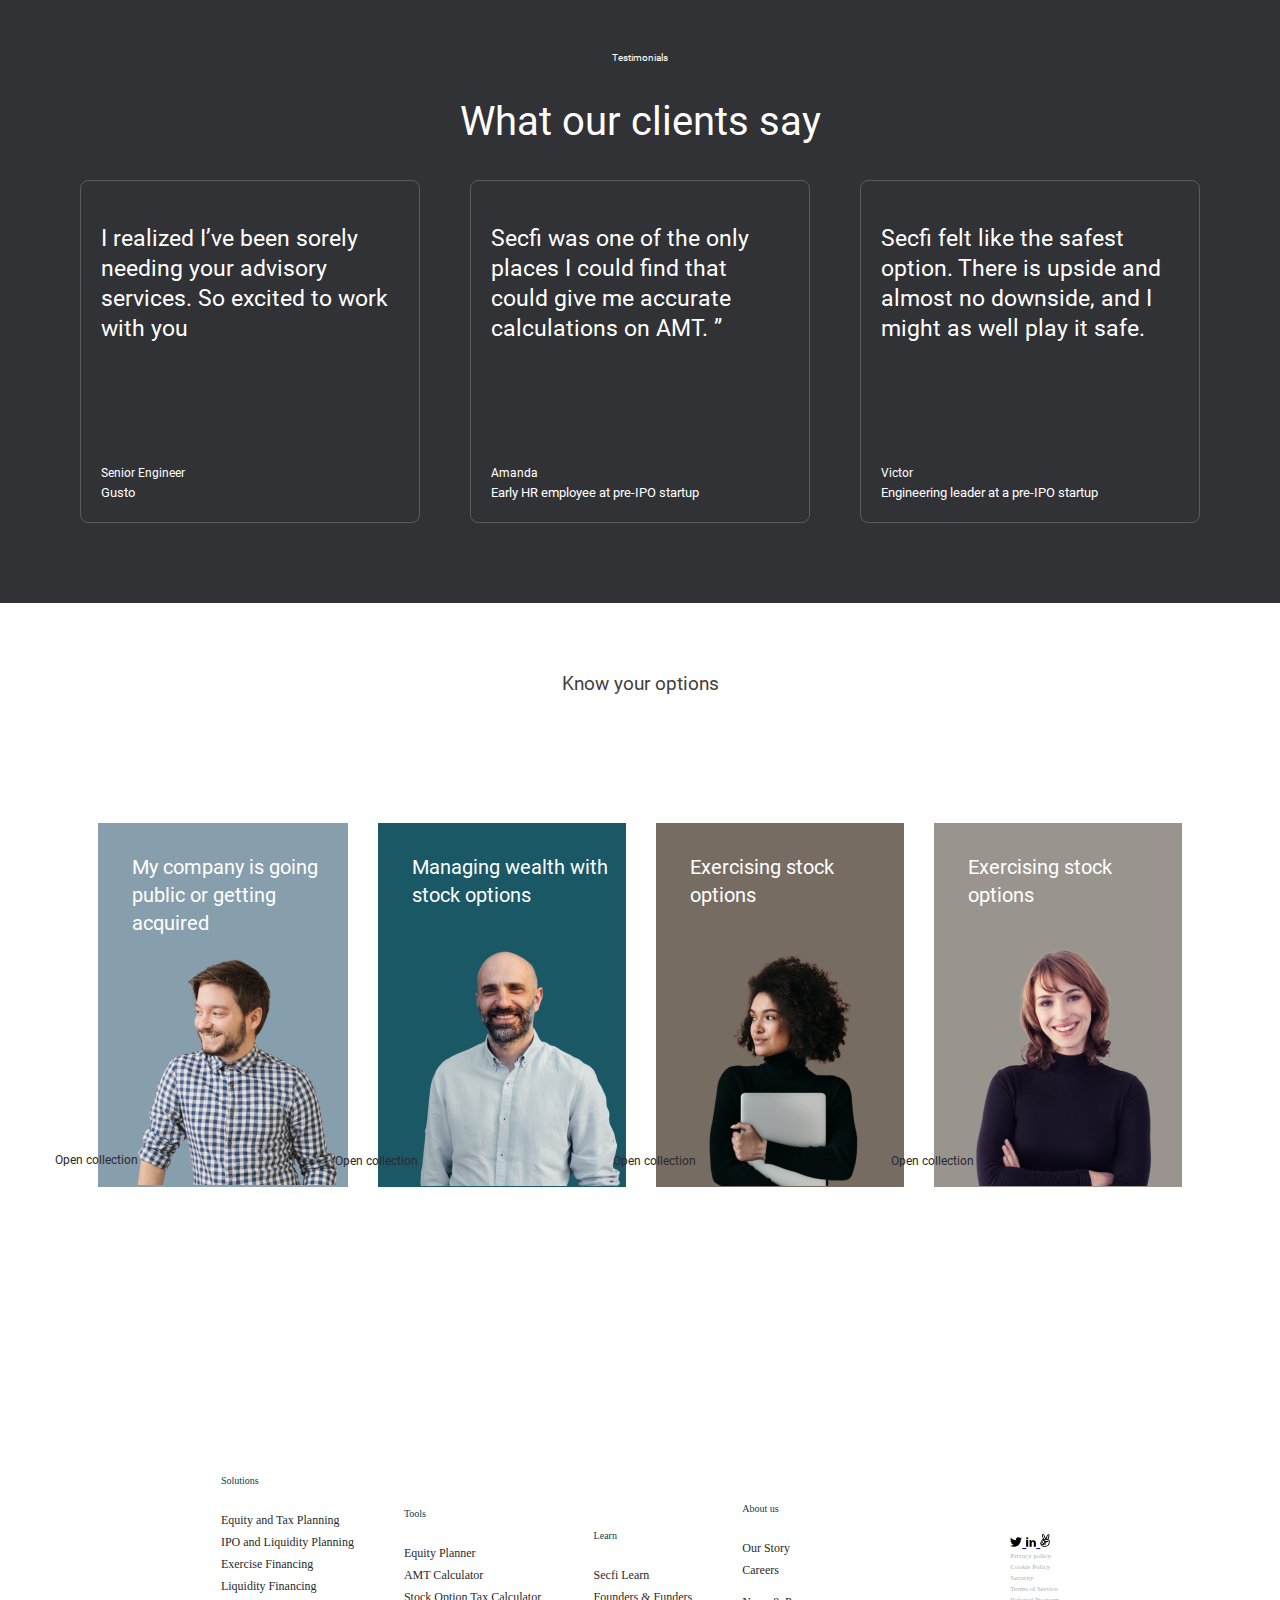
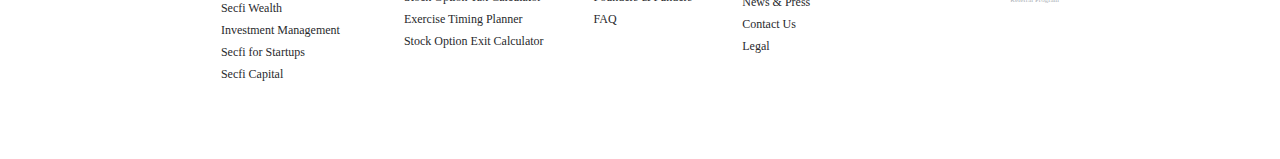
<file: finsh/index.html>
<!DOCTYPE html>
<html lang="en">

<head>
    <meta charset="UTF-8">
    <meta http-equiv="X-UA-Compatible" content="IE=edge">
    <meta name="viewport" content="width=device-width, initial-scale=1.0">
    <title>Document</title>
    <!-- <link rel="stylesheet" href="./css/style.css"> -->
    <style>.nav_items,.nav_items .nav_menu,nav .nav{display:-webkit-box;display:-ms-flexbox}.container,.line{max-width:1200px;padding:0 32px;margin:0 auto}header,main,oboto-Medium body{font-family:Roboto-Regular}button,hr,input{overflow:visible}progress,sub,sup{vertical-align:baseline}@font-face{font-family:Roboto-Regular;src:url(/fonts/Roboto-Regular.ttf)}nav .nav{min-height:80px;display:flex;-webkit-box-align:center;-ms-flex-align:center;align-items:center;-webkit-box-pack:justify;-ms-flex-pack:justify;justify-content:space-between}.nav_items{display:flex;-webkit-box-align:center;-ms-flex-align:center;align-items:center;gap:54.2px}.nav_items .nav_menu{display:flex;gap:38px;font-size:16px}.nav_btns .login_logo,.nav_items .brtuch,[hidden],template{display:none}.nav_btns,header .header,header .header .header_right{display:-webkit-box;display:-ms-flexbox}.nav_items li{list-style:none}.nav_items a{text-decoration:none;color:#292a2d}.nav_btns{display:flex;gap:12px}.nav_btns button{cursor:-webkit-grab;cursor:grab}.nav_btns button.login{border:none;width:85px;height:39px;background:0 0}.nav_btns button.get{width:117px;height:39px;background:#292a2d;border-radius:20.8333px;color:#eeece3}header .header{display:flex;-webkit-box-pack:justify;-ms-flex-pack:justify;justify-content:space-between;-webkit-box-align:center;-ms-flex-align:center;align-items:center;padding:35px;gap:232px}.main_four .main_four_right,header .header .header_left,main .main_tree .main_three_left,main .main_two .main_two_left{max-width:400px}header .header .header_left h1{font-size:33px;color:#292a2d}header .header .header_left p{font-size:13px;color:#292a2d;font-weight:400;margin:33px 0}header .header .header_left .header_left_btn a{font-size:12px;padding:13px 26px;color:#fff;border-radius:20.8333px;background:#292a2d;text-decoration:none}header .header .header_right{display:flex;position:relative}header .header .header_right .big{right:80px}header .header .header_right .small{position:absolute;left:-50px;margin-top:130px}main .main .all_main .main_border .span_a,main .main .all_main .meesing_logo,main .main .meesing_logo,main .main_two{display:-webkit-box;display:-ms-flexbox}.line{height:1px;background:rgba(91,102,111,.25)}@font-face{font-family:Roboto-Bold;src:url(/fonts/Roboto-Regular.ttf)}main{display:block}main .main .all_main{padding:15px}main .main .all_main .meesing_logo{display:flex;-webkit-box-orient:horizontal;-webkit-box-direction:reverse;-ms-flex-direction:row-reverse;flex-direction:row-reverse}main .main .all_main span{width:140px;color:rgba(86,91,95,.473);font-weight:400;font-size:10px}main .main .all_main .main_border{width:467px;height:132px;color:#fff;border:1px solid rgba(41,42,45,.15);border-radius:29.1667px;margin:80px auto}main .main .all_main .main_border p{color:#004250;font-weight:400;font-size:13px;padding:13px 53px 0 26px;margin:0;line-height:19px}main .main .all_main .main_border .span_a{display:flex;-webkit-box-pack:justify;-ms-flex-pack:justify;justify-content:space-between;-webkit-box-align:center;-ms-flex-align:center;align-items:center;margin-top:20px;padding:5px}main .main .all_main .main_border .span_a div{display:-webkit-box;display:-ms-flexbox;display:flex;-webkit-box-align:center;-ms-flex-align:center;align-items:center}main .main .all_main .main_border .span_a div span{display:block;padding:2px;letter-spacing:1px;-ms-flex-wrap:nowrap;flex-wrap:nowrap;font-weight:400;font-size:12px;color:#004250}main .main .all_main .main_border .span_a a{text-decoration:none;text-align:center;padding:10px;width:84px;bottom:80px;font-size:12px;-webkit-box-sizing:border-box;box-sizing:border-box;display:block;color:#fff;border:#004250;border-radius:20.8333px;background:#004250}*,legend{-webkit-box-sizing:border-box}@media screen and (max-width:556px){main .main .all_main{width:100%}main .main .all_main .main_border{width:100%;border:none;border-radius:none}main .main .all_main .main_border .span_a div{-ms-flex-wrap:wrap;flex-wrap:wrap;gap:5px}}main .main .meesing_logo{width:60px;height:60px;background:#333;display:flex;-webkit-box-pack:center;-ms-flex-pack:center;justify-content:center;-webkit-box-align:center;-ms-flex-align:center;align-items:center}main .main .meesing_logo .meesing_logo_frist{position:relative}main .main .meesing_logo .meesing_logo_frist .meesing_logo_two{position:absolute;bottom:3px;left:1px}main .main .main_text_tree h3{text-align:center;font-weight:400;font-size:26px;color:#292a2d}main .main .main_text_tree p{padding:15px 0 65px;text-align:center;font-weight:400;font-size:15px;color:#292a2d}main .main_two_top{text-align:center}main .main_two{display:flex;-webkit-box-pack:justify;-ms-flex-pack:justify;justify-content:space-between;-webkit-box-align:center;-ms-flex-align:center;align-items:center;background:#fbfbf6;gap:160px}.main_four,main .main_tree{display:-webkit-box;display:-ms-flexbox}.main_four .main_four_right h5,main .main_tree .main_three_left h5,main .main_two .main_two_left h5{color:#73726c;font-weight:400;font-size:12px;line-height:25px}.main_four .main_four_right p,main .main_tree .main_three_left p,main .main_two .main_two_left p{font-weight:400;font-size:23px;line-height:28px;margin:33px 0}.main_four .main_four_right .main-four_link,main .main_tree .main_three_left .main-three_link,main .main_two .main_two_left .main-two_link{display:-webkit-box;display:-ms-flexbox;display:flex;gap:25px}.main_four .main_four_right .main-four_link a,main .main_tree .main_three_left .main-three_link a,main .main_two .main_two_left .main-two_link a{cursor:-webkit-grab;cursor:grab;text-decoration:none}.main_four .main_four_right .main-four_link a.get_started,main .main_tree .main_three_left .main-three_link a.get_started,main .main_two .main_two_left .main-two_link a.get_started{width:117px;height:39px;padding:14px 26px;font-size:12px;background:#292a2d;border-radius:20.8333px;color:#fff;font-weight:400}.main_four .main_four_right .main-four_link a.learn_more,main .main_tree .main_three_left .main-three_link a.learn_more,main .main_two .main_two_left .main-two_link a.learn_more{padding:14px 5px;font-size:12px;color:#292a2d;font-weight:400}main .main_tree{display:flex;-webkit-box-pack:justify;-ms-flex-pack:justify;justify-content:space-between;-webkit-box-align:center;-ms-flex-align:center;align-items:center;padding-top:100px}.main_four{display:flex;-webkit-box-pack:justify;-ms-flex-pack:justify;justify-content:space-between;-webkit-box-align:center;-ms-flex-align:center;align-items:center;background:#fbfbf6;padding-top:100px}.main_five,.mian_span{display:-webkit-box;display:-ms-flexbox}@media screen and (max-width:920px){.main_four,main .main_two{-ms-flex-wrap:wrap;flex-wrap:wrap;-webkit-box-pack:center;-ms-flex-pack:center;justify-content:center;-webkit-box-align:center;-ms-flex-align:center;align-items:center}.main_four .main_four_left,main .main_two .main_two_left{-ms-flex-wrap:wrap;flex-wrap:wrap}.main_four .main_four_left h5,main .main_tree .main_three_left h5,main .main_two .main_two_left h5{text-align:center}.main_four .main_four_left .main-four_link,main .main_tree .main_three_left .main-three_link,main .main_two .main_two_left .main-two_link{-webkit-box-pack:justify;-ms-flex-pack:justify;justify-content:space-between;-webkit-box-align:center;-ms-flex-align:center;align-items:center}main .main_tree{-ms-flex-wrap:wrap-reverse;flex-wrap:wrap-reverse;-webkit-box-pack:center;-ms-flex-pack:center;justify-content:center;-webkit-box-align:center;-ms-flex-align:center;align-items:center;gap:40px}main .main_tree .main_three_left{-ms-flex-wrap:wrap-reverse;flex-wrap:wrap-reverse}}.main_five{display:flex;-webkit-box-pack:justify;-ms-flex-pack:justify;justify-content:space-between;margin-top:20px;padding:100px;gap:215px}.main_five .main_five_left{max-width:300px}.main_five .main_five_left h5{color:#73726c;font-weight:400;font-size:10px;line-height:15px}.main_five .main_five_left h2{color:#292a2d;font-weight:400;font-size:37px;line-height:44px}.main_five .main_give_rigth{width:400px}.main_five .main_give_rigth .item_five h3{color:#292a2d;font-weight:400;font-size:20px;line-height:20px}.main_five .main_give_rigth .item_five p{font-weight:400;font-size:13px;line-height:19px;color:#292a2d}@media screen and (max-width:700px){.main_five{padding-top:20px;-webkit-box-pack:center;-ms-flex-pack:center;justify-content:center;-webkit-box-align:center;-ms-flex-align:center;align-items:center;-ms-flex-wrap:wrap;flex-wrap:wrap;text-align:center;gap:0}}@media screen and (max-width:792px){.main_five{gap:20px}}.mian_span{display:flex;gap:500px;-webkit-box-align:center;-ms-flex-align:center;align-items:center}.mian_span p{font-weight:400;font-size:10px;line-height:12px;color:#292a2d}@media screen and (max-width:700px){.mian_span{-webkit-box-pack:center;-ms-flex-pack:center;justify-content:center;-ms-flex-wrap:wrap;flex-wrap:wrap}}@media screen and (max-width:802px){.nav_btns .get,.nav_btns .login,.nav_items .nav_menu{display:none}.nav_items .brtuch{display:block}.nav_btns .login_logo{display:block;border:none;background:0 0}header .header{-ms-flex-wrap:wrap;flex-wrap:wrap;-webkit-box-pack:center;-ms-flex-pack:center;justify-content:center;text-align:center;gap:30px}.mian_span{-webkit-box-pack:center;-ms-flex-pack:center;justify-content:center;-webkit-box-align:center;-ms-flex-align:center;align-items:center;gap:30px}}.end_main_frist{background:#73726c;display:-webkit-box;display:-ms-flexbox;display:flex;-ms-flex-pack:distribute;justify-content:space-around;-webkit-box-align:center;-ms-flex-align:center;align-items:center;height:592px;margin-top:20px}.end_main_frist .end_main_frist_right h4{color:#fff;font-weight:400;font-size:13px;line-height:19px}.end_main_frist .end_main_frist_right h3{color:#fff;font-weight:400;font-size:106px;line-height:117px;margin:0;padding-top:60px}.end_main_frist .end_main_frist_right p{color:#fff;font-weight:400;font-size:17px;line-height:22px;padding-top:40px;margin:0}.end_main_frist .end_main_frist_right .list{margin-top:10px;display:-webkit-box;display:-ms-flexbox;display:flex;gap:10px}.end_main_frist .end_main_frist_right .list .half_all,.end_main_frist .end_main_frist_right .list .list_all{background:#292a2d;width:33px;height:4px}.end_main_frist .end_main_frist_right .list .half_all .half{background:#fff;width:50%;height:inherit}@media screen and (max-width:700px){.end_main_frist{height:1000px;-webkit-box-pack:center;-ms-flex-pack:center;justify-content:center;-ms-flex-wrap:wrap;flex-wrap:wrap}}@media screen and (max-width:490px){header .header{-ms-flex-wrap:wrap;flex-wrap:wrap;-webkit-box-pack:center;-ms-flex-pack:center;justify-content:center;text-align:center;gap:30px}header .header .header_right{display:-webkit-box;display:-ms-flexbox;display:flex;-webkit-box-pack:center;-ms-flex-pack:center;justify-content:center;-webkit-box-align:center;-ms-flex-align:center;align-items:center}header .header .header_right .small{width:50%}.end_main_frist .end_main_frist_left img,.main_four .main_four_left img,header .header .header_right img,main .main_tree .main_three_right img,main .main_two .main_two_right img{width:100%}.main_four,main .main_tree,main .main_two{gap:20px}.end_main_frist{gap:0}}.end_main_seventh{background:#313236;padding:80px}.end_main_seventh h4{padding-top:100px;font-weight:400;font-size:10px;line-height:12px;color:#fff;margin:0;text-align:center}.end_main_seventh h2{font-style:normal;font-weight:400;font-size:40px;line-height:50px;color:#fff;text-align:center}.end_main_seventh .end_main_seventh_items{display:-webkit-box;display:-ms-flexbox;display:flex;-webkit-box-pack:center;-ms-flex-pack:center;justify-content:center;-webkit-box-align:center;-ms-flex-align:center;align-items:center;gap:50px}.end_main .end_main_items,footer .footer,footer .footer .footer_items{display:-webkit-box;display:-ms-flexbox}.end_main_seventh .end_main_seventh_items .end_main_seventh_item{width:368px;height:343px;padding:20px;border:1px solid rgba(255,255,255,.2);border-radius:8.33333px}.end_main_seventh .end_main_seventh_items .end_main_seventh_item p{font-weight:400;font-size:23px;line-height:30px;color:#fff}.end_main_seventh .end_main_seventh_items .end_main_seventh_item div{margin-top:120px}.end_main_seventh .end_main_seventh_items .end_main_seventh_item div h6{margin:0;font-weight:400;color:#fff;font-size:12px;line-height:19px}.end_main_seventh .end_main_seventh_items .end_main_seventh_item div p{font-weight:400;font-size:13px;line-height:19px;color:#fff;margin:0}@media screen and (max-width:1105px){.main .all_mainspan{display:none}.main img{width:100%}.end_main_seventh .end_main_seventh_items{-ms-flex-wrap:wrap;flex-wrap:wrap}}@media screen and (max-width:590px){.end_main_seventh .end_main_seventh_items .end_main_seventh_item{width:250px;height:250px}.end_main_seventh .end_main_seventh_items .end_main_seventh_item p{font-weight:400;font-size:15px;line-height:20px;color:#fff}.end_main_seventh .end_main_seventh_items .end_main_seventh_item div{margin-top:70px}.end_main_seventh .end_main_seventh_items .end_main_seventh_item div h6{font-size:9px}.end_main_seventh .end_main_seventh_items .end_main_seventh_item div p{font-size:10px}}@media screen and (max-width:330px){.end_main_seventh .end_main_seventh_items .end_main_seventh_item{width:250px;height:350px}.end_main_seventh .end_main_seventh_items .end_main_seventh_item p{font-weight:400;font-size:15px;line-height:20px;color:#fff}.end_main_seventh .end_main_seventh_items .end_main_seventh_item div{margin-top:70px}.end_main_seventh .end_main_seventh_items .end_main_seventh_item div h6{font-size:9px}.end_main_seventh .end_main_seventh_items .end_main_seventh_item div p{font-size:10px}}.end_main{margin-top:66px}.end_main h5{text-align:center;color:#463f3c;font-weight:400;font-size:19px;line-height:30px}.end_main .end_main_items{display:flex;-webkit-box-pack:center;-ms-flex-pack:center;justify-content:center;-webkit-box-align:center;-ms-flex-align:center;align-items:center;gap:6px;padding:80px;max-width:1200px}.end_main .end_main_items .end-main_item{background:#879ead;max-width:250px;height:364px;margin:12px;padding:7px}.end_main .end_main_items .end-main_item p,.end_main .end_main_items .end-main_item_four p,.end_main .end_main_items .end-main_item_three p,.end_main .end_main_items .end-main_item_two p{color:#fff;font-weight:400;font-size:20px;line-height:28px;padding-left:27px;padding-top:23px;margin:0}.end_main .end_main_items .end-main_item img{position:relative;left:-15}.end_main .end_main_items .end-main_item a,.end_main .end_main_items .end-main_item_four a,.end_main .end_main_items .end-main_item_three a,.end_main .end_main_items .end-main_item_two a{text-decoration:none;position:relative;right:50px;bottom:40px;color:#292a2d;font-weight:400;font-size:12px;line-height:12px}.end_main .end_main_items .end-main_item_two{background:#1a5866;width:248px;height:364px;margin:12px;padding:7px}.end_main .end_main_items .end-main_item_four img,.end_main .end_main_items .end-main_item_three img,.end_main .end_main_items .end-main_item_two img{position:relative;width:initial;padding-top:29px}.end_main .end_main_items .end-main_item_three{background:#776c62;width:248px;height:364px;margin:12px;padding:7px}.end_main .end_main_items .end-main_item_four{background:#99958e;width:248px;height:364px;margin:12px;padding:7px}@media screen and (max-width:1115px){.end_main .end_main_items{-ms-flex-wrap:wrap;flex-wrap:wrap}}footer .footer{width:1066.06px;height:480.18px;display:flex;-webkit-box-pack:center;-ms-flex-pack:center;justify-content:center;-webkit-box-align:center;-ms-flex-align:center;align-items:center;gap:200px;padding-top:100px}footer .footer .footer_items{display:flex;-ms-flex-pack:distribute;justify-content:space-around;-webkit-box-align:center;-ms-flex-align:center;align-items:center;gap:50px}footer .footer .footer_items .footer_item h5{display:block;color:#004250;font-weight:400;font-size:10px;line-height:12px}footer .footer .footer_items .footer_item a{padding-top:10px;display:block;text-decoration:none;color:#292a2d;font-weight:400;font-size:12px;line-height:12px}footer .footer .footer_big_item{bottom:100px}footer .footer .footer_big_item .footer_big_item_linkss{-webkit-box-pack:justify;-ms-flex-pack:justify;justify-content:space-between;-webkit-box-align:center;-ms-flex-align:center;align-items:center;gap:30px}footer .footer .footer_big_item_link a{display:block;text-decoration:none;color:#adb2b7;font-weight:400;font-size:7px;line-height:11px}@media screen and (max-width:1098px){footer .footer .footer .footer_items{-ms-flex-wrap:wrap;flex-wrap:wrap}}*{box-sizing:border-box}/*! normalize.css v8.0.1 | MIT License | github.com/necolas/normalize.css */html{line-height:1.15;-webkit-text-size-adjust:100%}body{margin:0}h1{font-size:2em;margin:.67em 0}hr{-webkit-box-sizing:content-box;box-sizing:content-box;height:0}code,kbd,pre,samp{font-family:monospace,monospace;font-size:1em}a{background-color:transparent}abbr[title]{border-bottom:none;text-decoration:underline;-webkit-text-decoration:underline dotted;text-decoration:underline dotted}b,strong{font-weight:bolder}small{font-size:80%}sub,sup{font-size:75%;line-height:0;position:relative}sub{bottom:-.25em}sup{top:-.5em}img{border-style:none}button,input,optgroup,select,textarea{font-family:inherit;font-size:100%;line-height:1.15;margin:0}button,select{text-transform:none}[type=button]::-moz-focus-inner,[type=reset]::-moz-focus-inner,[type=submit]::-moz-focus-inner,button::-moz-focus-inner{border-style:none;padding:0}[type=button]:-moz-focusring,[type=reset]:-moz-focusring,[type=submit]:-moz-focusring,button:-moz-focusring{outline:ButtonText dotted 1px}fieldset{padding:.35em .75em .625em}legend{box-sizing:border-box;color:inherit;display:table;max-width:100%;padding:0;white-space:normal}textarea{overflow:auto}[type=checkbox],[type=radio]{-webkit-box-sizing:border-box;box-sizing:border-box;padding:0}[type=number]::-webkit-inner-spin-button,[type=number]::-webkit-outer-spin-button{height:auto}[type=search]::-webkit-search-decoration{-webkit-appearance:none}::-webkit-file-upload-button{-webkit-appearance:button;font:inherit}details{display:block}summary{display:list-item}</style>
</head>

<body>
    <nav>
        <div class="nav container">
            

            <div class="nav_items">

                <div class="logo"><svg width="61" height="27" viewBox="0 0 61 27" fill="none"
                        xmlns="http://www.w3.org/2000/svg">
                        <g clip-path="url(#clip0_1_3)">
                            <path
                                d="M18.1861 16.7605C18.1861 14.7461 18.477 13.2079 19.0588 12.1459C19.6413 11.0839 20.2688 10.5537 20.9419 10.5562C21.7273 10.5562 22.383 11.1305 22.9099 12.2785C23.436 13.4272 23.7327 14.922 23.8008 16.7637L18.1861 16.7605ZM26.1552 12.0657C24.9211 10.7967 23.4185 10.1626 21.6484 10.1635C20.7138 10.1665 19.7887 10.3488 18.925 10.7002C18.0153 11.0659 17.1795 11.5888 16.4567 12.2441C15.7054 12.915 15.0938 13.8027 14.6234 14.9081C14.1383 16.086 13.8981 17.3477 13.917 18.6185C13.917 21.3046 14.6566 23.3738 16.1376 24.8261C17.6169 26.2792 19.3205 27.0049 21.2478 27.0041C22.032 27.0138 22.81 26.8669 23.5349 26.5721C24.2563 26.2793 24.9091 25.8441 25.453 25.2933C26.5988 24.1872 27.4527 22.8221 27.9403 21.3169L27.8738 21.2842C26.3921 22.6669 24.9003 23.3591 23.3961 23.3591C22.0739 23.3591 20.8904 22.8551 19.8474 21.8471C18.8045 20.8391 18.251 19.296 18.1853 17.2162H28.2046C28.0708 15.0505 27.3852 13.3331 26.1486 12.0657M7.49868 16.2025C6.84503 15.984 6.19452 15.7565 5.54735 15.5201C5.06722 15.3358 4.59605 15.1297 4.13537 14.9024C3.59767 14.643 3.22785 14.3673 3.0259 14.0744C2.82439 13.7821 2.7188 13.436 2.72339 13.0827C2.71817 12.7295 2.79731 12.38 2.95443 12.0625C3.11233 11.7442 3.34337 11.4652 3.63092 11.2475C4.24816 10.756 5.02294 10.4967 5.81661 10.5161C7.09645 10.5161 8.20592 10.9874 9.14585 11.9299C10.0849 12.8725 11.1055 14.3517 12.2058 16.3661H12.2731L11.9989 11.0356C9.53063 10.4073 7.62583 10.0931 6.28284 10.0931C4.55589 10.0931 3.0766 10.5218 1.84413 11.3776C0.611665 12.2335 -0.00249036 13.4975 -0.000828239 15.1691C-0.000828239 16.3825 0.359022 17.3782 1.07623 18.1587C1.79427 18.9393 3.11649 19.6544 5.04289 20.3032C5.76176 20.5421 6.25458 20.7098 6.52218 20.808C6.79062 20.9062 7.20199 21.0575 7.75631 21.2629C8.15938 21.402 8.54831 21.5755 8.91814 21.7825C9.18491 21.9543 9.44337 22.1384 9.69102 22.3347C9.9445 22.5172 10.1464 22.7569 10.2794 23.0335C10.3816 23.2814 10.4332 23.5465 10.4307 23.814C10.4307 24.7672 10.1223 25.4667 9.50653 25.911C8.85375 26.3647 8.06886 26.5973 7.27014 26.5737C6.51942 26.5729 5.78036 26.3909 5.11769 26.0435C4.48702 25.7311 3.90879 25.3252 3.4032 24.84C2.865 24.2811 2.39119 23.6654 1.9904 23.004C1.49758 22.2243 1.14355 21.6335 0.930793 21.2326C0.64033 20.6717 0.36597 20.1029 0.108041 19.5267H0.0747985L0.470384 26.0894C3.54199 26.6948 5.69361 26.9984 6.92774 26.9984C8.60815 26.9984 10.0592 26.5762 11.2808 25.7318C12.5025 24.8875 13.1125 23.5865 13.1125 21.8315C13.1125 20.358 12.6471 19.2035 11.7163 18.3698C10.7855 17.5353 9.38021 16.8136 7.49868 16.2025ZM54.2684 24.4195C54.2284 24.6747 54.1669 24.9262 54.0847 25.1714C53.8828 25.7564 53.39 26.244 52.6054 26.6359V26.7014H60.9452V26.6326C60.1606 26.2432 59.667 25.7572 59.4659 25.1755C59.3834 24.9287 59.3212 24.6759 59.2797 24.4195C59.1954 23.8624 59.1562 23.2996 59.1625 22.7365V10.4515H49.5928C49.5928 10.4515 49.5446 7.27037 49.661 5.38609C49.7981 3.15982 50.9408 1.30173 53.2387 0.0597287V-0.00572586C51.3547 -0.00572586 49.036 0.196365 47.4296 1.26C45.9852 2.21482 45.1358 3.79146 44.9613 5.45646C44.8167 6.83918 44.8076 9.05973 44.8076 10.4515H43.5061V10.9055H44.8076V22.7365C44.8076 23.7755 44.7012 24.588 44.4876 25.1738C44.2749 25.7596 43.787 26.2456 43.0249 26.6318V26.6973H51.3688V26.6318C50.5843 26.2424 50.0906 25.7564 49.8895 25.1738C49.6867 24.5913 49.5862 23.7813 49.5862 22.7422V10.9113C51.0572 10.9113 53.1681 10.6683 53.9534 12.1803C54.3648 12.9682 54.3806 13.9034 54.3806 14.7674V22.7422C54.3872 23.3051 54.3473 23.868 54.2617 24.4252M43.0648 21.2785C41.5855 22.6661 40.0954 23.3591 38.5937 23.3591C37.2707 23.3591 36.0872 22.8551 35.0451 21.8471C34.0013 20.8391 33.4469 19.296 33.3813 17.2162V16.7605C33.3813 14.7461 33.6722 13.2079 34.2547 12.1459C34.6852 11.3613 35.2769 10.7108 36.1404 10.5652C36.3332 10.5341 36.5294 10.5267 36.7247 10.5439C37.7718 10.6339 38.7649 11.2606 39.4672 11.97C40.4104 12.9134 41.4318 14.3943 42.5313 16.4127H42.5978L42.3235 10.7378C40.7487 10.8704 39.3517 10.4989 37.8408 10.3214C36.5402 10.1675 35.3285 10.2142 34.1093 10.7002C33.1999 11.066 32.3641 11.5886 31.6411 12.2433C30.8898 12.9158 30.2781 13.8035 29.8077 14.9081C29.3226 16.086 29.0824 17.3477 29.1013 18.6185C29.1013 21.3046 29.8418 23.3738 31.3219 24.8269C32.8012 26.2792 34.5049 27.0049 36.433 27.0033C37.2164 27.0139 37.9938 26.868 38.7184 26.5745C39.4396 26.2825 40.0924 25.8481 40.6365 25.2982C41.7824 24.1921 42.6363 22.827 43.1238 21.3218L43.0648 21.2785Z"
                                fill="black" />
                            <path
                                d="M56.2821 7.27446C58.1378 7.27446 59.642 5.85655 59.642 4.10727C59.642 2.358 58.1337 0.94091 56.2821 0.94091C54.4313 0.94091 52.9229 2.35882 52.9229 4.10727C52.9229 5.85491 54.4313 7.27446 56.2821 7.27446Z"
                                fill="black" />
                        </g>
                        <defs>
                            <clipPath id="clip0_1_3">
                                <rect width="61" height="27" fill="white" />
                            </clipPath>
                        </defs>
                    </svg>
                </div>
                <div class="brtuch"><svg viewBox="0 0 100 40" width="40" height="40">
                        <rect width="100" height="11" rx="4"></rect>
                        <rect y="20" width="100" height="11" rx="4"></rect>
                        <rect y="40" width="100" height="11" rx="4"></rect>
                    </svg></div>
                <ul class="nav_menu">
                    <li> <a href="#">Learm</a></li>
                    <li> <a href="#">Plan</a></li>
                    <li> <a href="#">Finance</a></li>
                    <li> <a href="#">Wealth</a></li>
                    <li> <a href="#">About</a></li>
                </ul>






            </div>

            <div class="nav_btns">
                <button class="login"> <span> Log in </span></button>
                <button class="get"> <span> Get started </span></button>
                <button class="login_logo"> <svg xmlns="http://www.w3.org/2000/svg"
                        xmlns:xlink="http://www.w3.org/1999/xlink" version="1.1" width="30" height="30"
                        viewBox="0 0 256 256" xml:space="preserve">

                        <defs>
                        </defs>
                        <g style="stroke: none; stroke-width: 0; stroke-dasharray: none; stroke-linecap: butt; stroke-linejoin: miter; stroke-miterlimit: 10; fill: none; fill-rule: nonzero; opacity: 1;"
                            transform="translate(1.4065934065934016 1.4065934065934016) scale(2.81 2.81)">
                            <path
                                d="M 79.635 73.696 C 86.104 65.901 90 55.898 90 45 C 90 20.187 69.813 0 45 0 C 20.187 0 0 20.187 0 45 c 0 10.898 3.896 20.901 10.365 28.696 c 0.105 0.161 0.227 0.315 0.383 0.445 c 0.002 0.002 0.005 0.003 0.007 0.005 C 19.015 83.837 31.298 90 45 90 c 13.702 0 25.985 -6.163 34.245 -15.854 c 0.003 -0.002 0.005 -0.003 0.008 -0.005 C 79.408 74.01 79.53 73.857 79.635 73.696 z M 45 4 c 22.607 0 41 18.393 41 41 c 0 9.169 -3.026 17.645 -8.132 24.482 c -6.081 -6.505 -13.876 -10.99 -22.402 -13.023 c 6.497 -3.669 10.901 -10.629 10.901 -18.609 c 0 -11.782 -9.585 -21.367 -21.367 -21.367 c -11.782 0 -21.367 9.585 -21.367 21.367 c 0 7.979 4.404 14.939 10.901 18.608 c -8.526 2.033 -16.321 6.518 -22.402 13.023 C 7.026 62.645 4 54.169 4 45 C 4 22.393 22.393 4 45 4 z M 45 55.217 c -9.576 0 -17.367 -7.791 -17.367 -17.367 S 35.424 20.482 45 20.482 s 17.367 7.791 17.367 17.367 S 54.576 55.217 45 55.217 z M 45 86 c -11.986 0 -22.787 -5.171 -30.29 -13.399 C 22.48 64.079 33.418 59.217 45 59.217 c 11.581 0 22.52 4.863 30.29 13.384 C 67.787 80.829 56.986 86 45 86 z"
                                style="stroke: none; stroke-width: 1; stroke-dasharray: none; stroke-linecap: butt; stroke-linejoin: miter; stroke-miterlimit: 10; fill: rgb(0,0,0); fill-rule: nonzero; opacity: 1;"
                                transform=" matrix(1 0 0 1 0 0) " stroke-linecap="round" />
                        </g>
                    </svg></button>

            </div>


        </div>







    </nav>

    <header>
        <div class=" header container">

            <div class="header_left">
                <h1>Equity Fina<br>for startup employees</h1>
                <p>Get equity planning, stock option financing, and wealth management from advisors that know how stock
                    options and equity can help grow your wealth.</p>



                <div class="header_left_btn"> <a href="#">Get started</a>
                </div>


            </div>



            <div class="header_right">
                <div class="small"> <img src="./img/header_rigth_juinor_pictor.png" alt="text"> </div>
                <img class="big" src="./img/header_rigth_big_photo.png" alt=women">
            </div>









        </div>

        <div class="line"></div>





        </div>



    </header>

    <main>
        <div class="main  container">

            <div class="all_main">
                <span>We work with employees from <br> the best startups</span>

                <!-- <div class="meesing_logo">
                    <div class="meesing_logo_frist">
        
                        <svg class="frist" width="28" height="32" viewBox="0 0 28 32" fill="none"
                            xmlns="http://www.w3.org/2000/svg">
                            <path
                                d="M28 32C28 32 23.286 30.145 19.473 28.66H3.437C1.54 28.66 0 27.026 0 25.013V3.644C0 1.633 1.54 0 3.437 0H24.562C26.46 0 27.999 1.632 27.999 3.645V22.049L28 32ZM23.861 20.018C23.7861 19.9219 23.6921 19.8423 23.5848 19.7844C23.4776 19.7266 23.3595 19.6916 23.2381 19.6817C23.1166 19.6718 22.9944 19.6873 22.8792 19.7271C22.7641 19.7669 22.6584 19.8302 22.569 19.913C22.539 19.939 19.554 22.594 13.999 22.594C8.513 22.594 5.482 19.958 5.428 19.91C5.33847 19.8277 5.23285 19.7648 5.1178 19.7253C5.00275 19.6859 4.88076 19.6707 4.75954 19.6807C4.63833 19.6908 4.52051 19.7258 4.41353 19.7837C4.30655 19.8416 4.21274 19.921 4.138 20.017C3.97793 20.2167 3.89965 20.4698 3.919 20.725C3.9359 20.9789 4.04975 21.2167 4.237 21.389C4.379 21.517 7.774 24.539 13.999 24.539C20.225 24.539 23.62 21.517 23.762 21.389C23.9489 21.2165 24.0624 20.9788 24.079 20.725C24.0984 20.4702 24.0205 20.2176 23.861 20.018Z"
                                fill="white" />
                        </svg>
                        <div class="meesing_logo_two">
        
        
                            <svg class="two" width="26" height="22" viewBox="0 0 26 22" fill="none"
                                xmlns="http://www.w3.org/2000/svg">
                                <path
                                    d="M0.188477 4.55643L3.06148 0.843628L13 13.6872L22.9385 0.843628L25.8115 4.55643L13 21.1128L0.188477 4.55643Z"
                                    fill="white" />
                            </svg>
        
                        </div>
        
                    </div>
        
        
        
        
                </d
                </div>
        
        
                
        
        
        
        
        
        
                
                      
        
                </div> -->
                <div class="main_border">

                    <p>This website stores data such as cookies to enable essential site functionality, as well as
                        marketing, personalization, and analytics. By remaining on this website you indicate your
                        consent.

                    </p>
                    <div class="span_a">
                        <div>
                            <span>Privacy policy </span>
                            <span> Cookie policy<span>
                        </div>

                        <a href="#" class="Got_it">Got It</a>
                    </div>
                </div>
            </div>


            <div class="main_text_tree">
                <h3>You’ve got startup equity. Now what?</h3>
                <p>See your full net worth including your stock options, compare exercise and <br> selling strategies,
                    and see how taxes impact your net gains.</p>
                <img src="./img/aside_imge.png" alt="">
            </div>

        </div>


        <div class="main_two_top container">
        <h3>How we help startup builders</h3>
        <svg width="19" height="32" viewBox="0 0 19 32" fill="none" xmlns="http://www.w3.org/2000/svg">
            <path fill-rule="evenodd" clip-rule="evenodd" d="M9.50002 2C9.65749 2 9.80851 2.10536 9.91986 2.29289C10.0312 2.48043 10.0938 2.73478 10.0938 3V26.586L13.8296 20.292C13.9411 20.1042 14.0923 19.9987 14.25 19.9987C14.4077 19.9987 14.5589 20.1042 14.6704 20.292C14.7819 20.4798 14.8445 20.7344 14.8445 21C14.8445 21.2656 14.7819 21.5202 14.6704 21.708L9.92039 29.708C9.86524 29.8011 9.79972 29.875 9.72758 29.9254C9.65545 29.9758 9.57812 30.0018 9.50002 30.0018C9.42192 30.0018 9.34459 29.9758 9.27245 29.9254C9.20032 29.875 9.1348 29.8011 9.07964 29.708L4.32964 21.708C4.21815 21.5202 4.15552 21.2656 4.15552 21C4.15552 20.7344 4.21815 20.4798 4.32964 20.292C4.44113 20.1042 4.59235 19.9987 4.75002 19.9987C4.90769 19.9987 5.0589 20.1042 5.17039 20.292L8.90627 26.586V3C8.90627 2.73478 8.96882 2.48043 9.08017 2.29289C9.19152 2.10536 9.34255 2 9.50002 2Z" fill="black"/>
            </svg>
            </div>
         <div class="main_two container">
             
                
            
           
                

             <div class="main_two_left">
                <h5> EQUITY, tax & IPO planning</h5>
                   
                <p>Work with a financial advisor to align your stock options with your financial goals.</p>
                <div class="main-two_link">
                  <a href="#" class="get_started">Get started</a>
                  <a href="#" class="learn_more">Learn more</a>
                </div> 
            
            </div>

                <div class="main_two_right">

                  <img src="./img/main_two.png" alt="">

                </div>



                





        </div>

        <div class="main_tree container">

       <div class="main_three_right">

        <img src="./img/main_three.png" alt="">



       </div>

       <div class="main_three_left">
             
        <h5>Exercise & Liquidity Financing</h5>
        <p>Get the cash you need to own your equity, or get cash for your private shares without selling them.</p>
        <div class="main-three_link">
            <a href="#" class="get_started">Get started</a>
            <a href="#" class="learn_more">Learn more</a>
          </div> 

       </div>
          
       








        </div>


        <div class="main_four container">

            <div class="main_four_right">
                  
                <h5>Wealth Management</h5>
                <p>Grow your money through managed portfolios and exclusive access to private investments.</p>
               
                <div class="main-four_link">
                    <a href="#" class="get_started">Get started</a>
                    <a href="#" class="learn_more">Learn more</a>
                  </div> 



            </div>
            <div class="main_four_left">
                <img src="./img/main_four.png" alt="">




            </div>







        </div>

        <div class="main_five container">
                <div class="main_five_left">
                    <h5>Why Secfi</h5>
                    <h2>Built by startup employees</h2>

                </div>

                <div class="main_give_rigth">
                    <div class="item_five">
                        <h3>We put equity first</h3>
                        <p>Our team has deep expertise in equity, tax implications, and how it fits into your financial picture.</p>
            
                    </div>

                    <div class="item_five">
                        <h3>You don’t need millions</h3>
                        <p>We help you make important equity decisions that can set you up for financial success.</p>
            
                    </div>

                    <div class="item_five">
                        <h3>Holistic wealth management</h3>
                        <p>We take a comprehensive view of all your finances, including stock options, to help you save time and money, and grow your wealth.</p>
            
                    </div>





                   




                </div>

             






        </div>




        <div class="mian_span container">

            <p>As seen in</p>
            <svg width="28" height="14" viewBox="0 0 28 14" fill="none" xmlns="http://www.w3.org/2000/svg">
                <g clip-path="url(#clip0_1_139)">
                <mask id="mask0_1_139" style="mask-type:luminance" maskUnits="userSpaceOnUse" x="0" y="0" width="28" height="14">
                <path d="M27.6976 0H0.246643V14H27.6976V0Z" fill="white"/>
                </mask>
                <g mask="url(#mask0_1_139)">
                <path d="M13.9721 0V4.66667H9.39698V14H4.82181V4.66667H0.246643V0H13.9721Z" fill="#46413C"/>
                <path d="M27.6969 0H18.5466V4.66667H27.6969V0Z" fill="#46413C"/>
                <path d="M27.6976 9.33315V13.9999H13.9721V4.6665H18.5473V9.33315H27.6976Z" fill="#46413C"/>
                </g>
                </g>
                <defs>
                <clipPath id="clip0_1_139">
                <rect width="28" height="14" fill="white"/>
                </clipPath>
                </defs>
                </svg>
        </div>
       
       
            <div class="end_main_frist  ">

                <div class="end_main_frist_left">
                    <img src="./img/end_main.png" alt="">
    
                </div>



                <div class="end_main_frist_right">

                    <h4>WE KNOW EQUITY.</h4>
                    <h3>$48B</h3>
                    <p>In equity value on the platform</p>

                    <div class="list">
                        <div class="list_all"></div>

                        <div class="half_all">
                            <div class="half"></div>
                        </div>
                       


                        <div class="list_all"></div>
                                
                            
                    </div>




                </div>
                



            

            </div>
       
            <div class="end_main_seventh">
                <h4>Testimonials</h4>
                <h2>What our clients say</h2>
                <div class="end_main_seventh_items">
              
                     <div class="end_main_seventh_item">
                        <p>I realized I’ve been sorely needing your advisory services. So excited to work with you</p>
                            <div>
                                <h6>Senior Engineer</h6>
                                <p>Gusto</p>
                        

                            </div> 
                     </div>

                    <div class="end_main_seventh_item">
                        <p>Secfi was one of the only places I could find that could give me accurate calculations on AMT.
                            ”</p>
                            <div>
                                <h6>Amanda</h6>
                                <p>Early HR employee at pre-IPO startup</p>
                        

                            </div>


                    </div>

                    <div class="end_main_seventh_item">
                        <p>Secfi felt like the safest option. There is upside and almost no downside, and I might as well play it safe.</p>
                     
                            <div>
                                <h6>Victor</h6>
                                <p>Engineering leader at a pre-IPO startup</p>
                        

                            </div>


                    </div>

                   



                </div>

                







            </div>

        
       
            
            <div class="end_main container">
                <h5>Know your options</h5>
                <div class="end_main_items">

                    <div class="end-main_item">
                        <p>My company is going public or getting acquired</p>

                       <img src="./img/end_main_once.png" alt="">
                        <a href="#">Open collection</a>



                    </div>

                    
                    
                    
                    <div class="end-main_item_two">
                        <p>Managing wealth with stock options</p>
    
                       <img src="./img/end_main_two.png" alt="">
                        <a href="#">Open collection</a>
                    </div>


                      
                    <div class="end-main_item_three">
                        <p>Exercising stock options</p>
    
                       <img src="./img/end_main_three.png" alt="">
                        <a href="#">Open collection</a>
                    </div>

                       
                    <div class="end-main_item_four">
                        <p>Exercising stock options</p>
    
                       <img src="./img/end_main_four.png" alt="">
                        <a href="#">Open collection</a>
                    </div>
                </div>





            </div>




        




    </main>

    
    <footer>
        <div class="footer container">
 
               
            <div class="footer_items">
                <div class="footer_item">
                    <h5>Solutions</h5>
                    <a href="#">Equity and Tax Planning</a>
                    <a href="#">IPO and Liquidity Planning</a>
                    <a href="#">Exercise Financing</a>
                    <a href="#">Liquidity Financing</a>
                    <a href="#">Secfi Wealth</a>
                    <a href="#">Investment Management</a>
                    <a href="#">Secfi for Startups</a>
                    <a href="#">Secfi Capital</a>
                </div>

                <div class="footer_item">
                    <h5>Tools</h5>
                    <a href="#">Equity Planner</a>
                    <a href="#">AMT Calculator</a>
                    <a href="#">Stock Option Tax Calculator</a>
                    <a href="#">Exercise Timing Planner</a>
                    <a href="#">Stock Option Exit Calculator</a>
                   
                </div>

                <div class="footer_item">
                    <h5>Learn</h5>
                    <a href="#">Secfi Learn</a>
                    <a href="#">Founders & Funders</a>
                    <a href="#">FAQ</a>
                   
                </div>
                <div class="footer_item">
                    <h5>About us</h5>
                    <a href="#">Our Story</a>
                    <a href="#">Careers</a>
                    <a href="#"></a>
                    <a href="#">News & Press</a>
                    <a href="#">Contact Us</a>
                    <a href="#">Legal</a>
                   
                </div>



            </div>

            <div class="footer_big_item">
                <div>
                    <a href="#"><svg width="12" height="10" viewBox="0 0 12 10" fill="none" xmlns="http://www.w3.org/2000/svg">
                    <path d="M12 1.39173C11.5504 1.58448 11.0737 1.71087 10.5857 1.76673C11.1 1.4684 11.4857 0.998397 11.67 0.44423C11.1854 0.721174 10.6563 0.916693 10.1049 1.02256C9.7333 0.639855 9.24251 0.386686 8.70823 0.302134C8.17396 0.217582 7.62592 0.306348 7.1487 0.554732C6.67148 0.803115 6.29161 1.1973 6.06774 1.67645C5.84387 2.1556 5.78844 2.69307 5.91 3.2059C4.93133 3.15769 3.97398 2.91026 3.09988 2.47961C2.22579 2.04896 1.45443 1.44469 0.835714 0.705897C0.521262 1.23249 0.424762 1.85571 0.565813 2.44897C0.706864 3.04223 1.07489 3.56105 1.59514 3.90006C1.2108 3.88811 0.835063 3.78636 0.499714 3.6034C0.492138 4.15837 0.682919 4.6987 1.03949 5.13215C1.39606 5.5656 1.89631 5.86529 2.45486 5.98006C2.09293 6.07626 1.71301 6.08967 1.34486 6.01923C1.50153 6.49532 1.8077 6.91172 2.22035 7.20991C2.63299 7.50811 3.13136 7.67311 3.64543 7.68173C2.61038 8.46187 1.2997 8.81182 0 8.65506C1.12589 9.35853 2.43652 9.73148 3.77486 9.72923C4.72327 9.73556 5.66301 9.55342 6.53642 9.19398C7.40983 8.83454 8.19848 8.30538 8.85399 7.63898C9.5095 6.97257 10.018 6.18297 10.3484 5.31863C10.6788 4.45429 10.824 3.53343 10.7751 2.61256C11.2536 2.27823 11.6681 1.86505 12 1.39173Z" fill="black"/>
                    </svg>
                </a>
                    


                    <a href="#">
                        <svg width="10" height="10" viewBox="0 0 10 10" fill="none" xmlns="http://www.w3.org/2000/svg">
                        <path d="M2.22329 9.86083H0.139959V2.91666H2.22329V9.86083ZM9.86246 9.86083H7.77913V6.15166C7.77913 5.18499 7.43413 4.70333 6.75163 4.70333C6.21079 4.70333 5.86829 4.97333 5.69579 5.51249V9.86083H3.61246C3.61246 9.86083 3.63996 3.61083 3.61246 2.91666H5.25663L5.38329 4.30583H5.42663C5.85413 3.61083 6.53663 3.13999 7.47246 3.13999C8.18413 3.13999 8.75996 3.33833 9.19996 3.83583C9.64163 4.33333 9.86246 5.00166 9.86246 5.93999V9.86083ZM1.18079 2.22249C1.77496 2.22249 2.25663 1.75583 2.25663 1.18083C2.25663 0.605827 1.77496 0.13916 1.18079 0.13916C0.585793 0.13916 0.104126 0.605827 0.104126 1.18083C0.104126 1.75583 0.585793 2.22249 1.18079 2.22249Z" fill="black"/>
                        </svg>
                        </a>

                    <a href="#">
                        <svg width="10" height="13" viewBox="0 0 10 13" fill="none" xmlns="http://www.w3.org/2000/svg">
                            <path d="M8.29737 5.46914C8.61076 4.64141 9.51344 2.24707 9.51344 1.48027C9.51344 0.804883 9.0929 0.238672 8.3429 0.238672C7.14826 0.238672 6.07683 3.58262 5.74201 4.37988C5.48219 3.65625 4.26612 0 3.19469 0C2.36165 0 1.97058 0.581445 1.97058 1.3127C1.97058 2.20898 2.88665 4.53223 3.21879 5.42598C3.05004 5.36758 2.8679 5.3168 2.68308 5.3168C2.05629 5.3168 1.38933 6.05566 1.38933 6.65234C1.38933 6.87832 1.52058 7.1957 1.60362 7.40645C0.615223 7.66035 0.234866 8.28496 0.234866 9.22695C0.232188 11.0602 2.06433 13 4.64112 13C7.80183 13 9.7679 10.7504 9.7679 7.84824C9.7679 6.75391 9.58308 5.76621 8.29737 5.46914ZM7.34915 2.74219C7.4563 2.42988 7.91433 1.10957 8.3429 1.10957C8.57326 1.10957 8.63487 1.33555 8.63487 1.51582C8.63487 2.00078 7.60094 4.67949 7.37326 5.27363L6.46255 5.12129L7.34915 2.74219ZM2.81165 1.22637C2.81165 0.924219 3.20005 0.0660156 4.05183 2.42227L4.97862 4.96895C4.56076 4.93594 4.23665 4.89277 4.0304 5.00449C3.73844 4.27324 2.81165 1.96523 2.81165 1.22637ZM2.75004 6.19531C3.53487 6.19531 4.54737 8.59727 4.54737 8.92227C4.54737 9.05176 4.41612 9.21172 4.26344 9.21172C3.70362 9.21172 2.20362 7.25918 2.20362 6.73105C2.20629 6.53555 2.54379 6.19531 2.75004 6.19531ZM7.68665 10.9256C6.90719 11.7381 5.91076 12.1596 4.74826 12.1596C3.15719 12.1596 1.90094 11.3318 1.29558 9.91758C0.837545 8.81563 1.39737 8.1834 1.84737 8.1834C2.15272 8.1834 3.30183 9.71445 3.30183 10.0395C3.30183 10.1639 3.09558 10.2502 2.98844 10.2502C2.55719 10.2502 2.38844 9.85664 1.61969 8.94512C0.824152 9.69922 2.16879 11.1516 3.18129 11.1516C3.8804 11.1516 4.33576 10.5371 4.19915 10.0852C4.29826 10.0852 4.42147 10.0928 4.51255 10.0699C4.54201 10.758 4.7563 11.5781 5.62951 11.6365C5.62951 11.6137 5.68308 11.4562 5.68308 11.4486C5.68308 11.0068 5.39915 10.6209 5.39915 10.1715C5.39915 9.45293 5.9804 8.75723 6.56969 8.35098C6.78397 8.19863 7.0438 8.10469 7.29558 8.01836C7.5554 7.92441 7.8313 7.81523 8.02951 7.62734C8.00005 7.34297 7.87683 7.0916 7.57683 7.0916C6.83487 7.0916 4.34647 7.19316 4.34647 6.08359C4.34647 5.91348 4.34915 5.75098 4.81255 5.75098C5.67772 5.75098 7.87415 5.9541 8.51701 6.48984C9.00183 6.89863 9.1679 9.36406 7.68665 10.9256ZM5.04558 7.72637C5.3054 7.80508 5.57326 7.82793 5.84112 7.87871C5.6429 8.01582 5.46612 8.1834 5.29737 8.36367C5.22237 8.14785 5.13129 7.93711 5.04558 7.72637Z" fill="black"/>
                            </svg>
                            </a>
                        </div>
                            
                
                        <div class="footer_big_item_link">
                            <a href="#">Privacy policy</a>
                            <a href="#">Cookie Policy</a>
                            <a href="#">Security</a>
                            <a href="#">Terms of Service</a>
                            <a href="#">Referral Program</a>
                        </div>
                    </div>




          


            


        </div>
   




        </div>






    </footer>


</body>

</html>
</file>
<file: css/style.css>
@font-face {
  font-family: "Roboto-Regular";
  src: url(/fonts/Roboto-Regular.ttf);
}
oboto-Medium body {
  font-family: "Roboto-Regular";
}

.container {
  max-width: 1200px;
  padding: 0px 32px;
  margin: 0 auto;
}

nav .nav {
  min-height: 80px;
  display: flex;
  align-items: center;
  justify-content: space-between;
}

.nav_items {
  display: flex;
  align-items: center;
  gap: 54.2px;
}
.nav_items .nav_menu {
  display: flex;
  gap: 38px;
  font-size: 16px;
}
.nav_items .brtuch {
  display: none;
}
.nav_items li {
  list-style: none;
}
.nav_items a {
  text-decoration: none;
  color: #292A2D;
}

.nav_btns {
  display: flex;
  gap: 12px;
}
.nav_btns button {
  cursor: grab;
}
.nav_btns button.login {
  border: none;
  width: 85px;
  height: 39px;
  background: none;
}
.nav_btns button.get {
  width: 117px;
  height: 39px;
  background: #292A2D;
  border-radius: 20.8333px;
  color: #EEECE3;
}
.nav_btns .login_logo {
  display: none;
}

@media screen and (max-width: 802px) {
  .nav_items .nav_menu {
    display: none;
  }
  .nav_items .brtuch {
    display: block;
  }
  .nav_btns .login {
    display: none;
  }
  .nav_btns .get {
    display: none;
  }
  .nav_btns .login_logo {
    display: block;
    border: none;
    background: none;
  }
}
header {
  font-family: "Roboto-Regular";
}
header .header {
  display: flex;
  justify-content: space-between;
  align-items: center;
  padding: 35px;
  gap: 232px;
}
header .header .header_left {
  max-width: 400px;
}
header .header .header_left h1 {
  font-size: 33px;
  color: #292A2D;
}
header .header .header_left p {
  font-size: 13px;
  color: #292A2D;
  font-weight: 400;
  margin: 33px 0px;
}
header .header .header_left .header_left_btn a {
  font-size: 12px;
  padding: 13px 26px;
  color: #FFFFFF;
  border-radius: 20.8333px;
  background: #292A2D;
  text-decoration: none;
}
header .header .header_right {
  display: flex;
  position: relative;
}
header .header .header_right .big {
  right: 80px;
}
header .header .header_right .small {
  position: absolute;
  left: -50px;
  margin-top: 130px;
}
@media screen and (max-width: 802px) {
  header .header {
    flex-wrap: wrap;
    justify-content: center;
    text-align: center;
    gap: 30px;
  }
}
@media screen and (max-width: 490px) {
  header .header {
    flex-wrap: wrap;
    justify-content: center;
    text-align: center;
    gap: 30px;
  }
  header .header .header_right {
    display: flex;
    justify-content: center;
    align-items: center;
  }
  header .header .header_right .small {
    width: 50%;
  }
  header .header .header_right img {
    width: 100%;
  }
}

.line {
  max-width: 1200px;
  padding: 0px 32px;
  margin: 0 auto;
  height: 1px;
  background: rgba(91, 102, 111, 0.25);
}

@font-face {
  font-family: "Roboto-Bold";
  src: url(/fonts/Roboto-Regular.ttf);
}
main {
  font-family: "Roboto-Regular";
}
main .main .all_main {
  padding: 15px;
}
main .main .all_main .meesing_logo {
  display: flex;
  flex-direction: row-reverse;
}
main .main .all_main span {
  width: 140px;
  color: rgba(86, 91, 95, 0.473);
  font-weight: 400;
  font-size: 10px;
}
main .main .all_main .main_border {
  width: 467px;
  height: 132px;
  color: #FFFFFF;
  border: 1px solid rgba(41, 42, 45, 0.15);
  border-radius: 29.1667px;
  margin: 80px auto;
}
main .main .all_main .main_border p {
  color: #004250;
  font-weight: 400;
  font-size: 13px;
  padding: 13px 53px 0 26px;
  margin: 0;
  line-height: 19px;
}
main .main .all_main .main_border .span_a {
  display: flex;
  justify-content: space-between;
  align-items: center;
  margin-top: 20px;
  padding: 5px;
}
main .main .all_main .main_border .span_a div {
  display: flex;
  align-items: center;
}
main .main .all_main .main_border .span_a div span {
  display: block;
  padding: 2px;
  letter-spacing: 1px;
  flex-wrap: nowrap;
  font-weight: 400;
  font-size: 12px;
  color: #004250;
}
main .main .all_main .main_border .span_a a {
  text-decoration: none;
  text-align: center;
  padding: 10px 10px;
  width: 84px;
  bottom: 80px;
  font-size: 12px;
  box-sizing: border-box;
  display: block;
  color: #FFFFFF;
  border: #004250;
  border-radius: 20.8333px;
  background: #004250;
}
@media screen and (max-width: 556px) {
  main .main .all_main {
    width: 100%;
  }
  main .main .all_main .main_border {
    width: 100%;
    border: none;
    border-radius: none;
  }
  main .main .all_main .main_border .span_a div {
    flex-wrap: wrap;
    gap: 5px;
  }
}
main .main .meesing_logo {
  width: 60px;
  height: 60px;
  background: #333333;
  display: flex;
  justify-content: center;
  align-items: center;
}
main .main .meesing_logo .meesing_logo_frist {
  position: relative;
}
main .main .meesing_logo .meesing_logo_frist .meesing_logo_two {
  position: absolute;
  bottom: 3px;
  left: 1px;
}
main .main .main_text_tree h3 {
  text-align: center;
  font-weight: 400;
  font-size: 26px;
  color: #292A2D;
}
main .main .main_text_tree p {
  padding: 15px 0 65px 0;
  text-align: center;
  font-weight: 400;
  font-size: 15px;
  color: #292A2D;
}
main .main_two_top {
  text-align: center;
}
main .main_two {
  display: flex;
  justify-content: space-between;
  align-items: center;
  background: #FBFBF6;
  gap: 160px;
}
main .main_two .main_two_left {
  max-width: 400px;
}
main .main_two .main_two_left h5 {
  color: #73726C;
  font-weight: 400;
  font-size: 12px;
  line-height: 25px;
}
main .main_two .main_two_left p {
  font-weight: 400;
  font-size: 23px;
  line-height: 28px;
  margin: 33px 0px;
}
main .main_two .main_two_left .main-two_link {
  display: flex;
  gap: 25px;
}
main .main_two .main_two_left .main-two_link a {
  cursor: grab;
  text-decoration: none;
}
main .main_two .main_two_left .main-two_link a.get_started {
  width: 117px;
  height: 39px;
  padding: 14px 26px;
  font-size: 12px;
  background: #292A2D;
  border-radius: 20.8333px;
  color: #FFFFFF;
  font-weight: 400;
}
main .main_two .main_two_left .main-two_link a.learn_more {
  padding: 14px 5px;
  font-size: 12px;
  color: #292A2D;
  font-weight: 400;
}
@media screen and (max-width: 920px) {
  main .main_two {
    flex-wrap: wrap;
    justify-content: center;
    align-items: center;
  }
  main .main_two .main_two_left {
    flex-wrap: wrap;
  }
  main .main_two .main_two_left h5 {
    text-align: center;
  }
  main .main_two .main_two_left .main-two_link {
    justify-content: space-between;
    align-items: center;
  }
}
@media screen and (max-width: 490px) {
  main .main_two {
    gap: 20px;
  }
  main .main_two .main_two_right img {
    width: 100%;
  }
}
main .main_tree {
  display: flex;
  justify-content: space-between;
  align-items: center;
  padding-top: 100px;
}
main .main_tree .main_three_left {
  max-width: 400px;
}
main .main_tree .main_three_left h5 {
  color: #73726C;
  font-weight: 400;
  font-size: 12px;
  line-height: 25px;
}
main .main_tree .main_three_left p {
  font-weight: 400;
  font-size: 23px;
  line-height: 28px;
  margin: 33px 0px;
}
main .main_tree .main_three_left .main-three_link {
  display: flex;
  gap: 25px;
}
main .main_tree .main_three_left .main-three_link a {
  cursor: grab;
  text-decoration: none;
}
main .main_tree .main_three_left .main-three_link a.get_started {
  width: 117px;
  height: 39px;
  padding: 14px 26px;
  font-size: 12px;
  background: #292A2D;
  border-radius: 20.8333px;
  color: #FFFFFF;
  font-weight: 400;
}
main .main_tree .main_three_left .main-three_link a.learn_more {
  padding: 14px 5px;
  font-size: 12px;
  color: #292A2D;
  font-weight: 400;
}
@media screen and (max-width: 920px) {
  main .main_tree {
    flex-wrap: wrap-reverse;
    justify-content: center;
    align-items: center;
    gap: 40px;
  }
  main .main_tree .main_three_left {
    flex-wrap: wrap-reverse;
  }
  main .main_tree .main_three_left h5 {
    text-align: center;
  }
  main .main_tree .main_three_left .main-three_link {
    justify-content: space-between;
    align-items: center;
  }
}
@media screen and (max-width: 490px) {
  main .main_tree {
    gap: 20px;
  }
  main .main_tree .main_three_right img {
    width: 100%;
  }
}

.main_four {
  display: flex;
  justify-content: space-between;
  align-items: center;
  background: #FBFBF6;
  padding-top: 100px;
}
.main_four .main_four_right {
  max-width: 400px;
}
.main_four .main_four_right h5 {
  color: #73726C;
  font-weight: 400;
  font-size: 12px;
  line-height: 25px;
}
.main_four .main_four_right p {
  font-weight: 400;
  font-size: 23px;
  line-height: 28px;
  margin: 33px 0px;
}
.main_four .main_four_right .main-four_link {
  display: flex;
  gap: 25px;
}
.main_four .main_four_right .main-four_link a {
  cursor: grab;
  text-decoration: none;
}
.main_four .main_four_right .main-four_link a.get_started {
  width: 117px;
  height: 39px;
  padding: 14px 26px;
  font-size: 12px;
  background: #292A2D;
  border-radius: 20.8333px;
  color: #FFFFFF;
  font-weight: 400;
}
.main_four .main_four_right .main-four_link a.learn_more {
  padding: 14px 5px;
  font-size: 12px;
  color: #292A2D;
  font-weight: 400;
}

@media screen and (max-width: 920px) {
  .main_four {
    flex-wrap: wrap;
    justify-content: center;
    align-items: center;
  }
  .main_four .main_four_left {
    flex-wrap: wrap;
  }
  .main_four .main_four_left h5 {
    text-align: center;
  }
  .main_four .main_four_left .main-four_link {
    justify-content: space-between;
    align-items: center;
  }
}
@media screen and (max-width: 490px) {
  .main_four {
    gap: 20px;
  }
  .main_four .main_four_left img {
    width: 100%;
  }
}
@media screen and (max-width: 1105px) {
  .main .all_mainspan {
    display: none;
  }
  .main img {
    width: 100%;
  }
}
.main_five {
  display: flex;
  justify-content: space-between;
  margin-top: 20px;
  padding: 100px;
  gap: 215px;
}
.main_five .main_five_left {
  max-width: 300px;
}
.main_five .main_five_left h5 {
  color: #73726C;
  font-weight: 400;
  font-size: 10px;
  line-height: 15px;
}
.main_five .main_five_left h2 {
  color: #292A2D;
  font-weight: 400;
  font-size: 37px;
  line-height: 44px;
}
.main_five .main_give_rigth {
  width: 400px;
}
.main_five .main_give_rigth .item_five h3 {
  color: #292A2D;
  font-weight: 400;
  font-size: 20px;
  line-height: 20px;
}
.main_five .main_give_rigth .item_five p {
  font-weight: 400;
  font-size: 13px;
  line-height: 19px;
  color: #292A2D;
}

@media screen and (max-width: 700px) {
  .main_five {
    padding-top: 20px;
    justify-content: center;
    align-items: center;
    flex-wrap: wrap;
    text-align: center;
    gap: 0px;
  }
}
@media screen and (max-width: 792px) {
  .main_five {
    gap: 20px;
  }
}
.mian_span {
  display: flex;
  gap: 500px;
  align-items: center;
}
.mian_span p {
  font-weight: 400;
  font-size: 10px;
  line-height: 12px;
  color: #292A2D;
}

@media screen and (max-width: 700px) {
  .mian_span {
    justify-content: center;
    flex-wrap: wrap;
  }
}
@media screen and (max-width: 802px) {
  .mian_span {
    justify-content: center;
    align-items: center;
    gap: 30px;
  }
}
.end_main_frist {
  background: #73726C;
  display: flex;
  justify-content: space-around;
  align-items: center;
  height: 592px;
  margin-top: 20px;
}
.end_main_frist .end_main_frist_right h4 {
  color: #FFFFFF;
  font-weight: 400;
  font-size: 13px;
  line-height: 19px;
}
.end_main_frist .end_main_frist_right h3 {
  color: #FFFFFF;
  font-weight: 400;
  font-size: 106px;
  line-height: 117px;
  margin: 0;
  padding-top: 60px;
}
.end_main_frist .end_main_frist_right p {
  color: #FFFFFF;
  font-weight: 400;
  font-size: 17px;
  line-height: 22px;
  padding-top: 40px;
  margin: 0;
}
.end_main_frist .end_main_frist_right .list {
  margin-top: 10px;
  display: flex;
  gap: 10px;
}
.end_main_frist .end_main_frist_right .list .list_all {
  background: #292A2D;
  width: 33px;
  height: 4px;
}
.end_main_frist .end_main_frist_right .list .half_all {
  background: #292A2D;
  width: 33px;
  height: 4px;
}
.end_main_frist .end_main_frist_right .list .half_all .half {
  background: #FFFFFF;
  width: 50%;
  height: inherit;
}

@media screen and (max-width: 700px) {
  .end_main_frist {
    height: 1000px;
    justify-content: center;
    flex-wrap: wrap;
  }
}
@media screen and (max-width: 490px) {
  .end_main_frist {
    gap: 0px;
  }
  .end_main_frist .end_main_frist_left img {
    width: 100%;
  }
}
.end_main_seventh {
  background: #313236;
  padding: 80px;
}
.end_main_seventh h4 {
  padding-top: 100px;
  font-weight: 400;
  font-size: 10px;
  line-height: 12px;
  color: #FFFFFF;
  margin: 0;
  text-align: center;
}
.end_main_seventh h2 {
  font-style: normal;
  font-weight: 400;
  font-size: 40px;
  line-height: 50px;
  color: #FFFFFF;
  text-align: center;
}
.end_main_seventh .end_main_seventh_items {
  display: flex;
  justify-content: center;
  align-items: center;
  gap: 50px;
}
.end_main_seventh .end_main_seventh_items .end_main_seventh_item {
  width: 368px;
  height: 343px;
  padding: 20px;
  border: 1px solid rgba(255, 255, 255, 0.2);
  border-radius: 8.33333px;
}
.end_main_seventh .end_main_seventh_items .end_main_seventh_item p {
  font-weight: 400;
  font-size: 23px;
  line-height: 30px;
  color: #FFFFFF;
}
.end_main_seventh .end_main_seventh_items .end_main_seventh_item div {
  margin-top: 120px;
}
.end_main_seventh .end_main_seventh_items .end_main_seventh_item div h6 {
  margin: 0;
  font-weight: 400;
  color: #FFFFFF;
  font-size: 12px;
  line-height: 19px;
}
.end_main_seventh .end_main_seventh_items .end_main_seventh_item div p {
  font-weight: 400;
  font-size: 13px;
  line-height: 19px;
  color: #FFFFFF;
  margin: 0;
}
@media screen and (max-width: 1105px) {
  .end_main_seventh .end_main_seventh_items {
    flex-wrap: wrap;
  }
}
@media screen and (max-width: 590px) {
  .end_main_seventh .end_main_seventh_items .end_main_seventh_item {
    width: 250px;
    height: 250px;
  }
  .end_main_seventh .end_main_seventh_items .end_main_seventh_item p {
    font-weight: 400;
    font-size: 15px;
    line-height: 20px;
    color: #FFFFFF;
  }
  .end_main_seventh .end_main_seventh_items .end_main_seventh_item div {
    margin-top: 70px;
  }
  .end_main_seventh .end_main_seventh_items .end_main_seventh_item div h6 {
    font-size: 9px;
  }
  .end_main_seventh .end_main_seventh_items .end_main_seventh_item div p {
    font-size: 10px;
  }
}
@media screen and (max-width: 330px) {
  .end_main_seventh .end_main_seventh_items .end_main_seventh_item {
    width: 250px;
    height: 350px;
  }
  .end_main_seventh .end_main_seventh_items .end_main_seventh_item p {
    font-weight: 400;
    font-size: 15px;
    line-height: 20px;
    color: #FFFFFF;
  }
  .end_main_seventh .end_main_seventh_items .end_main_seventh_item div {
    margin-top: 70px;
  }
  .end_main_seventh .end_main_seventh_items .end_main_seventh_item div h6 {
    font-size: 9px;
  }
  .end_main_seventh .end_main_seventh_items .end_main_seventh_item div p {
    font-size: 10px;
  }
}

.end_main {
  margin-top: 66px;
}
.end_main h5 {
  text-align: center;
  color: #463F3C;
  font-weight: 400;
  font-size: 19px;
  line-height: 30px;
}
.end_main .end_main_items {
  display: flex;
  justify-content: center;
  align-items: center;
  gap: 6px;
  padding: 80px;
  max-width: 1200px;
}
.end_main .end_main_items .end-main_item {
  background: #879EAD;
  max-width: 250px;
  height: 364px;
  margin: 12px;
  padding: 7px;
}
.end_main .end_main_items .end-main_item p {
  color: #FFFFFF;
  font-weight: 400;
  font-size: 20px;
  line-height: 28px;
  padding-left: 27px;
  padding-top: 23px;
  margin: 0;
}
.end_main .end_main_items .end-main_item img {
  position: relative;
  left: -15;
}
.end_main .end_main_items .end-main_item a {
  text-decoration: none;
  position: relative;
  right: 50px;
  bottom: 40px;
  color: #292A2D;
  font-weight: 400;
  font-size: 12px;
  line-height: 12px;
}
.end_main .end_main_items .end-main_item_two {
  background: #1A5866;
  width: 248px;
  height: 364px;
  margin: 12px;
  padding: 7px;
}
.end_main .end_main_items .end-main_item_two p {
  color: #FFFFFF;
  font-weight: 400;
  font-size: 20px;
  line-height: 28px;
  padding-left: 27px;
  padding-top: 23px;
  margin: 0;
}
.end_main .end_main_items .end-main_item_two img {
  position: relative;
  width: initial;
  padding-top: 29px;
}
.end_main .end_main_items .end-main_item_two a {
  text-decoration: none;
  position: relative;
  right: 50px;
  bottom: 40px;
  color: #292A2D;
  font-weight: 400;
  font-size: 12px;
  line-height: 12px;
}
.end_main .end_main_items .end-main_item_three {
  background: #776C62;
  width: 248px;
  height: 364px;
  margin: 12px;
  padding: 7px;
}
.end_main .end_main_items .end-main_item_three p {
  color: #FFFFFF;
  font-weight: 400;
  font-size: 20px;
  line-height: 28px;
  padding-left: 27px;
  padding-top: 23px;
  margin: 0;
}
.end_main .end_main_items .end-main_item_three img {
  position: relative;
  width: initial;
  padding-top: 29px;
}
.end_main .end_main_items .end-main_item_three a {
  text-decoration: none;
  position: relative;
  right: 50px;
  bottom: 40px;
  color: #292A2D;
  font-weight: 400;
  font-size: 12px;
  line-height: 12px;
}
.end_main .end_main_items .end-main_item_four {
  background: #99958E;
  width: 248px;
  height: 364px;
  margin: 12px;
  padding: 7px;
}
.end_main .end_main_items .end-main_item_four p {
  color: #FFFFFF;
  font-weight: 400;
  font-size: 20px;
  line-height: 28px;
  padding-left: 27px;
  padding-top: 23px;
  margin: 0;
}
.end_main .end_main_items .end-main_item_four img {
  position: relative;
  width: initial;
  padding-top: 29px;
}
.end_main .end_main_items .end-main_item_four a {
  text-decoration: none;
  position: relative;
  right: 50px;
  bottom: 40px;
  color: #292A2D;
  font-weight: 400;
  font-size: 12px;
  line-height: 12px;
}
@media screen and (max-width: 1115px) {
  .end_main .end_main_items {
    flex-wrap: wrap;
  }
}

footer .footer {
  width: 1066.06px;
  height: 480.18px;
  display: flex;
  justify-content: center;
  align-items: center;
  gap: 200px;
  padding-top: 100px;
}
footer .footer .footer_items {
  display: flex;
  justify-content: space-around;
  align-items: center;
  gap: 50px;
}
footer .footer .footer_items .footer_item h5 {
  display: block;
  color: #004250;
  font-weight: 400;
  font-size: 10px;
  line-height: 12px;
}
footer .footer .footer_items .footer_item a {
  padding-top: 10px;
  display: block;
  text-decoration: none;
  color: #292A2D;
  font-weight: 400;
  font-size: 12px;
  line-height: 12px;
}
footer .footer .footer_big_item {
  bottom: 100px;
}
footer .footer .footer_big_item .footer_big_item_linkss {
  justify-content: space-between;
  align-items: center;
  gap: 30px;
}
footer .footer .footer_big_item_link a {
  display: block;
  text-decoration: none;
  color: #ADB2B7;
  font-weight: 400;
  font-size: 7px;
  line-height: 11px;
}
@media screen and (max-width: 1098px) {
  footer .footer .footer .footer_items {
    flex-wrap: wrap;
  }
}

* {
  box-sizing: border-box;
}

/*! normalize.css v8.0.1 | MIT License | github.com/necolas/normalize.css */
/* Document
   ========================================================================== */
/**
 * 1. Correct the line height in all browsers.
 * 2. Prevent adjustments of font size after orientation changes in iOS.
 */
html {
  line-height: 1.15;
  /* 1 */
  -webkit-text-size-adjust: 100%;
  /* 2 */
}

/* Sections
   ========================================================================== */
/**
 * Remove the margin in all browsers.
 */
body {
  margin: 0;
}

/**
 * Render the `main` element consistently in IE.
 */
main {
  display: block;
}

/**
 * Correct the font size and margin on `h1` elements within `section` and
 * `article` contexts in Chrome, Firefox, and Safari.
 */
h1 {
  font-size: 2em;
  margin: 0.67em 0;
}

/* Grouping content
   ========================================================================== */
/**
 * 1. Add the correct box sizing in Firefox.
 * 2. Show the overflow in Edge and IE.
 */
hr {
  box-sizing: content-box;
  /* 1 */
  height: 0;
  /* 1 */
  overflow: visible;
  /* 2 */
}

/**
 * 1. Correct the inheritance and scaling of font size in all browsers.
 * 2. Correct the odd `em` font sizing in all browsers.
 */
pre {
  font-family: monospace, monospace;
  /* 1 */
  font-size: 1em;
  /* 2 */
}

/* Text-level semantics
   ========================================================================== */
/**
 * Remove the gray background on active links in IE 10.
 */
a {
  background-color: transparent;
}

/**
 * 1. Remove the bottom border in Chrome 57-
 * 2. Add the correct text decoration in Chrome, Edge, IE, Opera, and Safari.
 */
abbr[title] {
  border-bottom: none;
  /* 1 */
  text-decoration: underline;
  /* 2 */
  -webkit-text-decoration: underline dotted;
          text-decoration: underline dotted;
  /* 2 */
}

/**
 * Add the correct font weight in Chrome, Edge, and Safari.
 */
b,
strong {
  font-weight: bolder;
}

/**
 * 1. Correct the inheritance and scaling of font size in all browsers.
 * 2. Correct the odd `em` font sizing in all browsers.
 */
code,
kbd,
samp {
  font-family: monospace, monospace;
  /* 1 */
  font-size: 1em;
  /* 2 */
}

/**
 * Add the correct font size in all browsers.
 */
small {
  font-size: 80%;
}

/**
 * Prevent `sub` and `sup` elements from affecting the line height in
 * all browsers.
 */
sub,
sup {
  font-size: 75%;
  line-height: 0;
  position: relative;
  vertical-align: baseline;
}

sub {
  bottom: -0.25em;
}

sup {
  top: -0.5em;
}

/* Embedded content
   ========================================================================== */
/**
 * Remove the border on images inside links in IE 10.
 */
img {
  border-style: none;
}

/* Forms
   ========================================================================== */
/**
 * 1. Change the font styles in all browsers.
 * 2. Remove the margin in Firefox and Safari.
 */
button,
input,
optgroup,
select,
textarea {
  font-family: inherit;
  /* 1 */
  font-size: 100%;
  /* 1 */
  line-height: 1.15;
  /* 1 */
  margin: 0;
  /* 2 */
}

/**
 * Show the overflow in IE.
 * 1. Show the overflow in Edge.
 */
button,
input {
  /* 1 */
  overflow: visible;
}

/**
 * Remove the inheritance of text transform in Edge, Firefox, and IE.
 * 1. Remove the inheritance of text transform in Firefox.
 */
button,
select {
  /* 1 */
  text-transform: none;
}

/**
 * Correct the inability to style clickable types in iOS and Safari.
 */
/**
 * Remove the inner border and padding in Firefox.
 */
button::-moz-focus-inner,
[type=button]::-moz-focus-inner,
[type=reset]::-moz-focus-inner,
[type=submit]::-moz-focus-inner {
  border-style: none;
  padding: 0;
}

/**
 * Restore the focus styles unset by the previous rule.
 */
button:-moz-focusring,
[type=button]:-moz-focusring,
[type=reset]:-moz-focusring,
[type=submit]:-moz-focusring {
  outline: 1px dotted ButtonText;
}

/**
 * Correct the padding in Firefox.
 */
fieldset {
  padding: 0.35em 0.75em 0.625em;
}

/**
 * 1. Correct the text wrapping in Edge and IE.
 * 2. Correct the color inheritance from `fieldset` elements in IE.
 * 3. Remove the padding so developers are not caught out when they zero out
 *    `fieldset` elements in all browsers.
 */
legend {
  box-sizing: border-box;
  /* 1 */
  color: inherit;
  /* 2 */
  display: table;
  /* 1 */
  max-width: 100%;
  /* 1 */
  padding: 0;
  /* 3 */
  white-space: normal;
  /* 1 */
}

/**
 * Add the correct vertical alignment in Chrome, Firefox, and Opera.
 */
progress {
  vertical-align: baseline;
}

/**
 * Remove the default vertical scrollbar in IE 10+.
 */
textarea {
  overflow: auto;
}

/**
 * 1. Add the correct box sizing in IE 10.
 * 2. Remove the padding in IE 10.
 */
[type=checkbox],
[type=radio] {
  box-sizing: border-box;
  /* 1 */
  padding: 0;
  /* 2 */
}

/**
 * Correct the cursor style of increment and decrement buttons in Chrome.
 */
[type=number]::-webkit-inner-spin-button,
[type=number]::-webkit-outer-spin-button {
  height: auto;
}

/**
 * 1. Correct the odd appearance in Chrome and Safari.
 * 2. Correct the outline style in Safari.
 */
/**
 * Remove the inner padding in Chrome and Safari on macOS.
 */
[type=search]::-webkit-search-decoration {
  -webkit-appearance: none;
}

/**
 * 1. Correct the inability to style clickable types in iOS and Safari.
 * 2. Change font properties to `inherit` in Safari.
 */
::-webkit-file-upload-button {
  -webkit-appearance: button;
  /* 1 */
  font: inherit;
  /* 2 */
}

/* Interactive
   ========================================================================== */
/*
 * Add the correct display in Edge, IE 10+, and Firefox.
 */
details {
  display: block;
}

/*
 * Add the correct display in all browsers.
 */
summary {
  display: list-item;
}

/* Misc
   ========================================================================== */
/**
 * Add the correct display in IE 10+.
 */
template {
  display: none;
}

/**
 * Add the correct display in IE 10.
 */
[hidden] {
  display: none;
}/*# sourceMappingURL=style.css.map */
</file>
